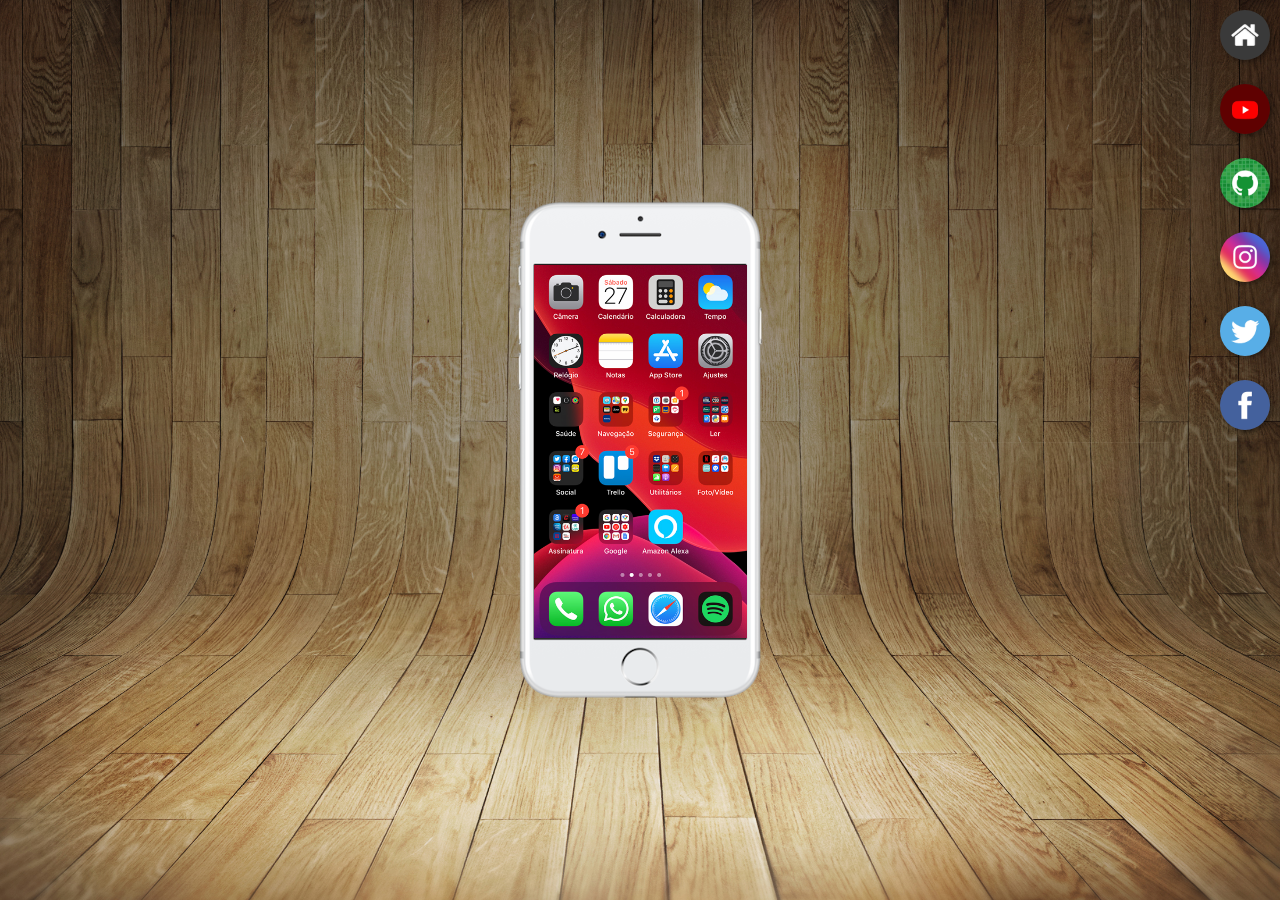
<file: index.html>
<!DOCTYPE html>
<html lang="pt-br">
<head>
    <meta charset="UTF-8">
    <meta http-equiv="X-UA-Compatible" content="IE=edge">
    <meta name="viewport" content="width=device-width, initial-scale=1.0">
    <link rel="shortcut icon" href="favicon.ico" type="image/x-icon">
    <link rel="stylesheet" href="estilos/style.css">
    <title>Projeto Redes Sociais</title>
</head>
<body>
   <main>
    <section id="telefone">
        <iframe src="home.html" name="tela" id="tela" frameborder="0">
                Seu navegador não é compativel com isso
        </iframe>
    </section>
    <section id="redes-sociais">
        <a href="home.html" target="tela"> <img src="imagens/logo-home.jpg" alt="home"></a> <br>
        <a href="youtube.html" target="tela"> <img src="imagens/logo-youtube.jpg" alt="youtube"></a> <br>
        <a href="github.html" target="tela"> <img src="imagens/logo-github.jpg" alt="github"></a> <br>
        <a href="instagram.html" target="tela"> <img src="imagens/logo-instagram.jpg" alt="instagram"></a> <br>
        <a href="twitter.html" target="tela"> <img src="imagens/logo-twitter.jpg" alt="twitter"></a> <br>
        <a href="facebook.html" target="tela"> <img src="imagens/logo-facebook.jpg" alt="facebook"></a>
    </section>
   </main>
</body>
</html>
</file>
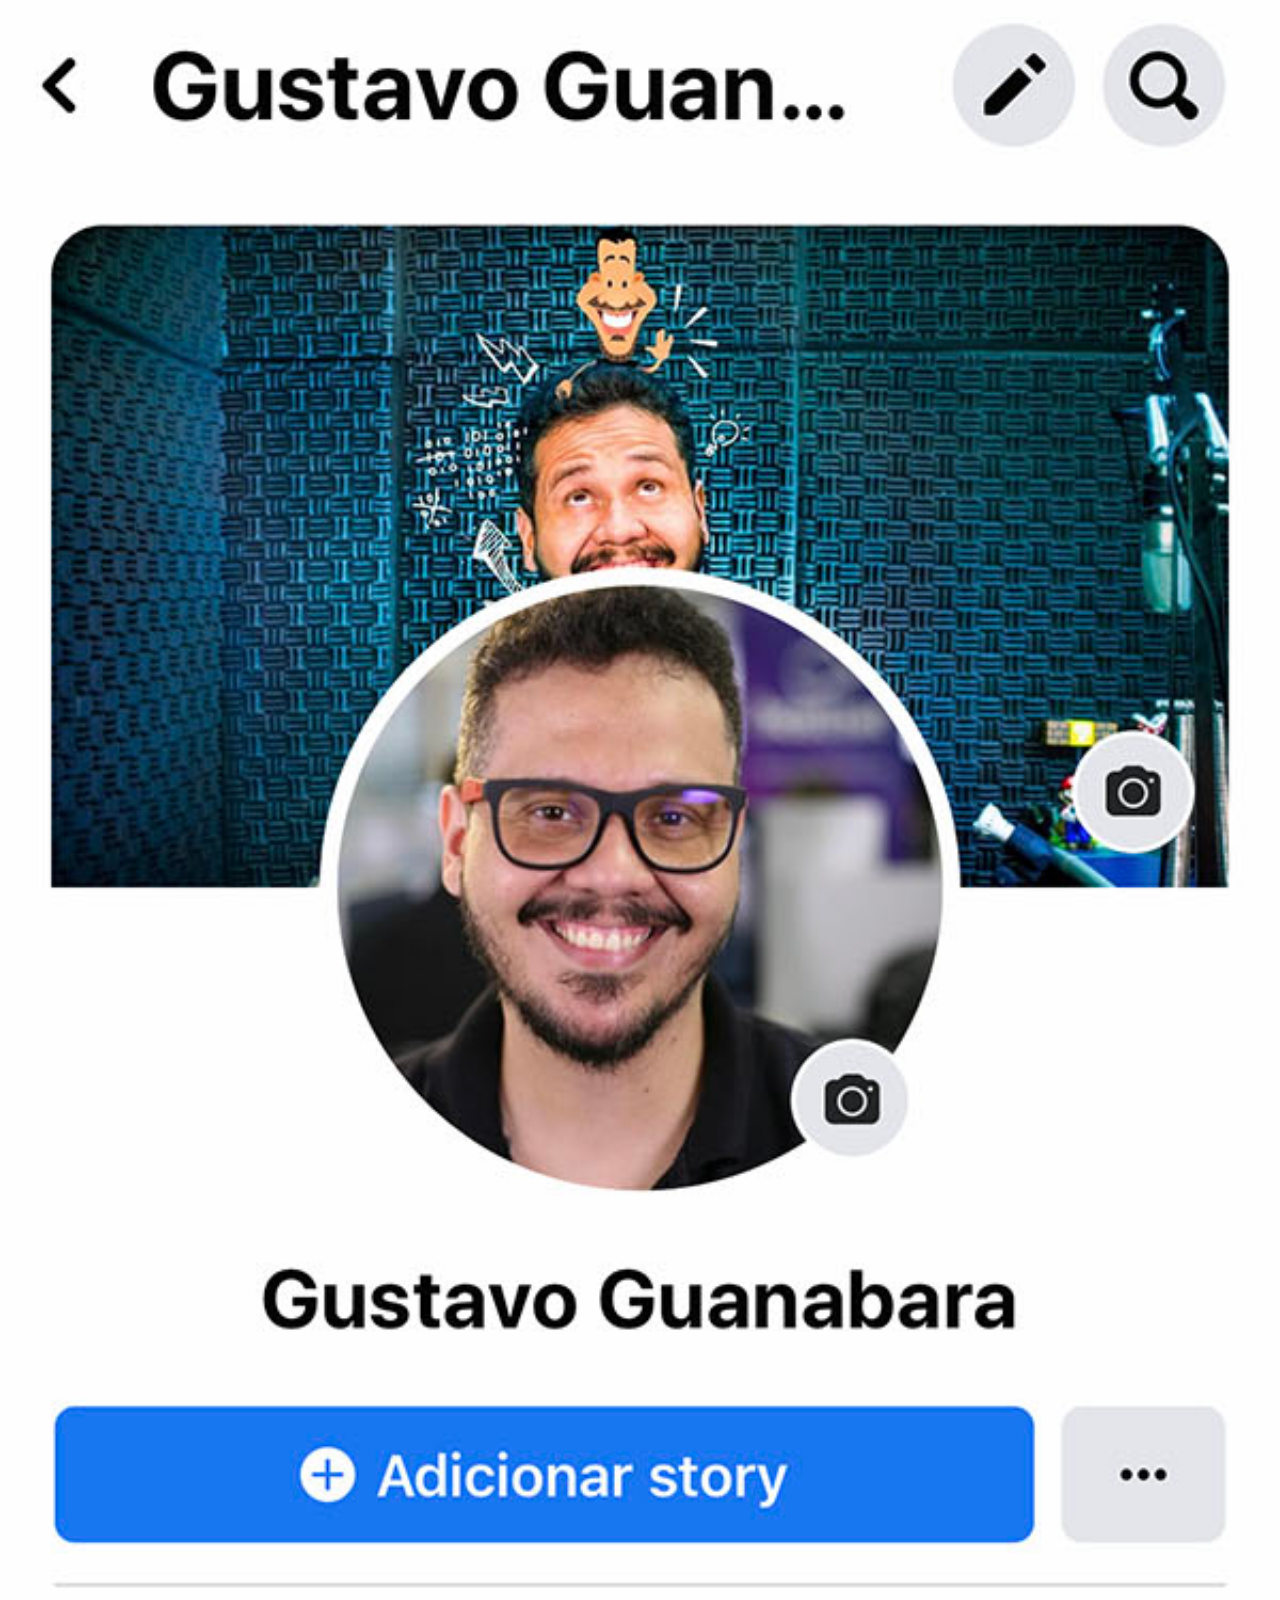
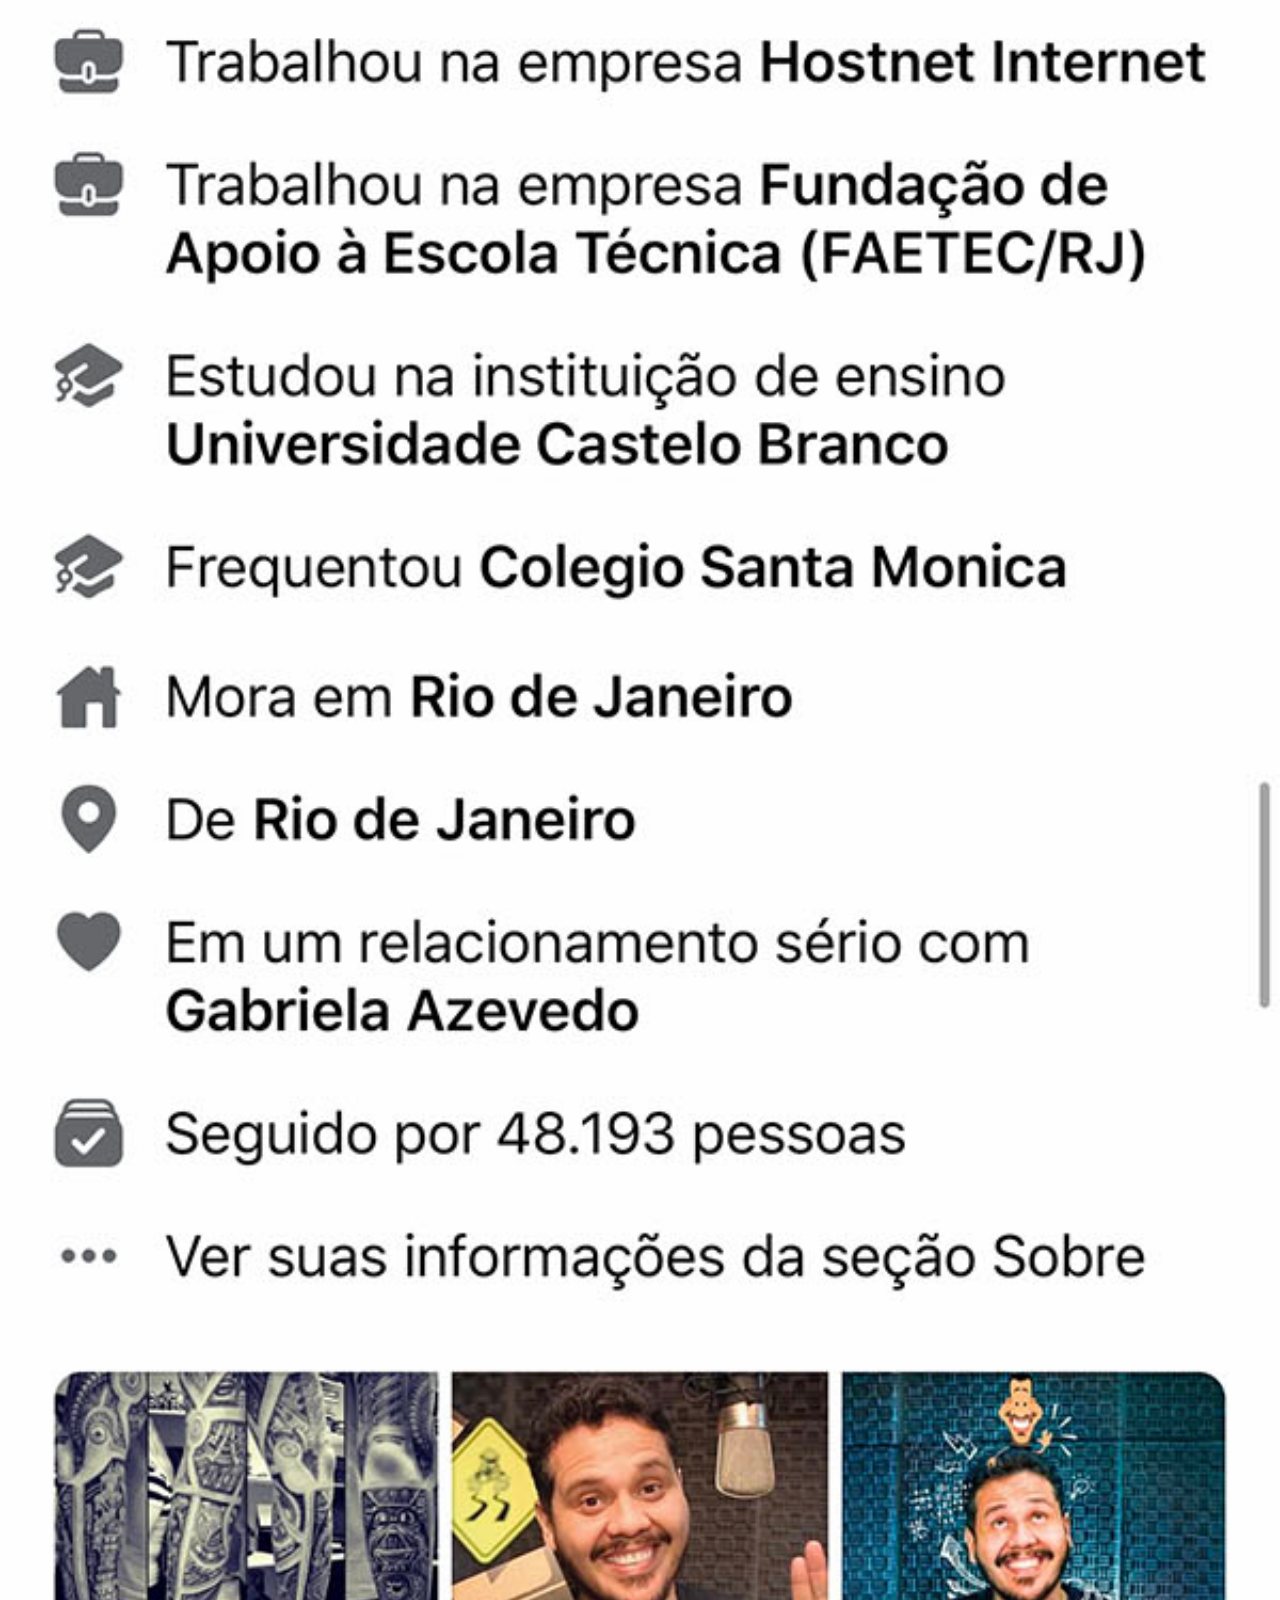
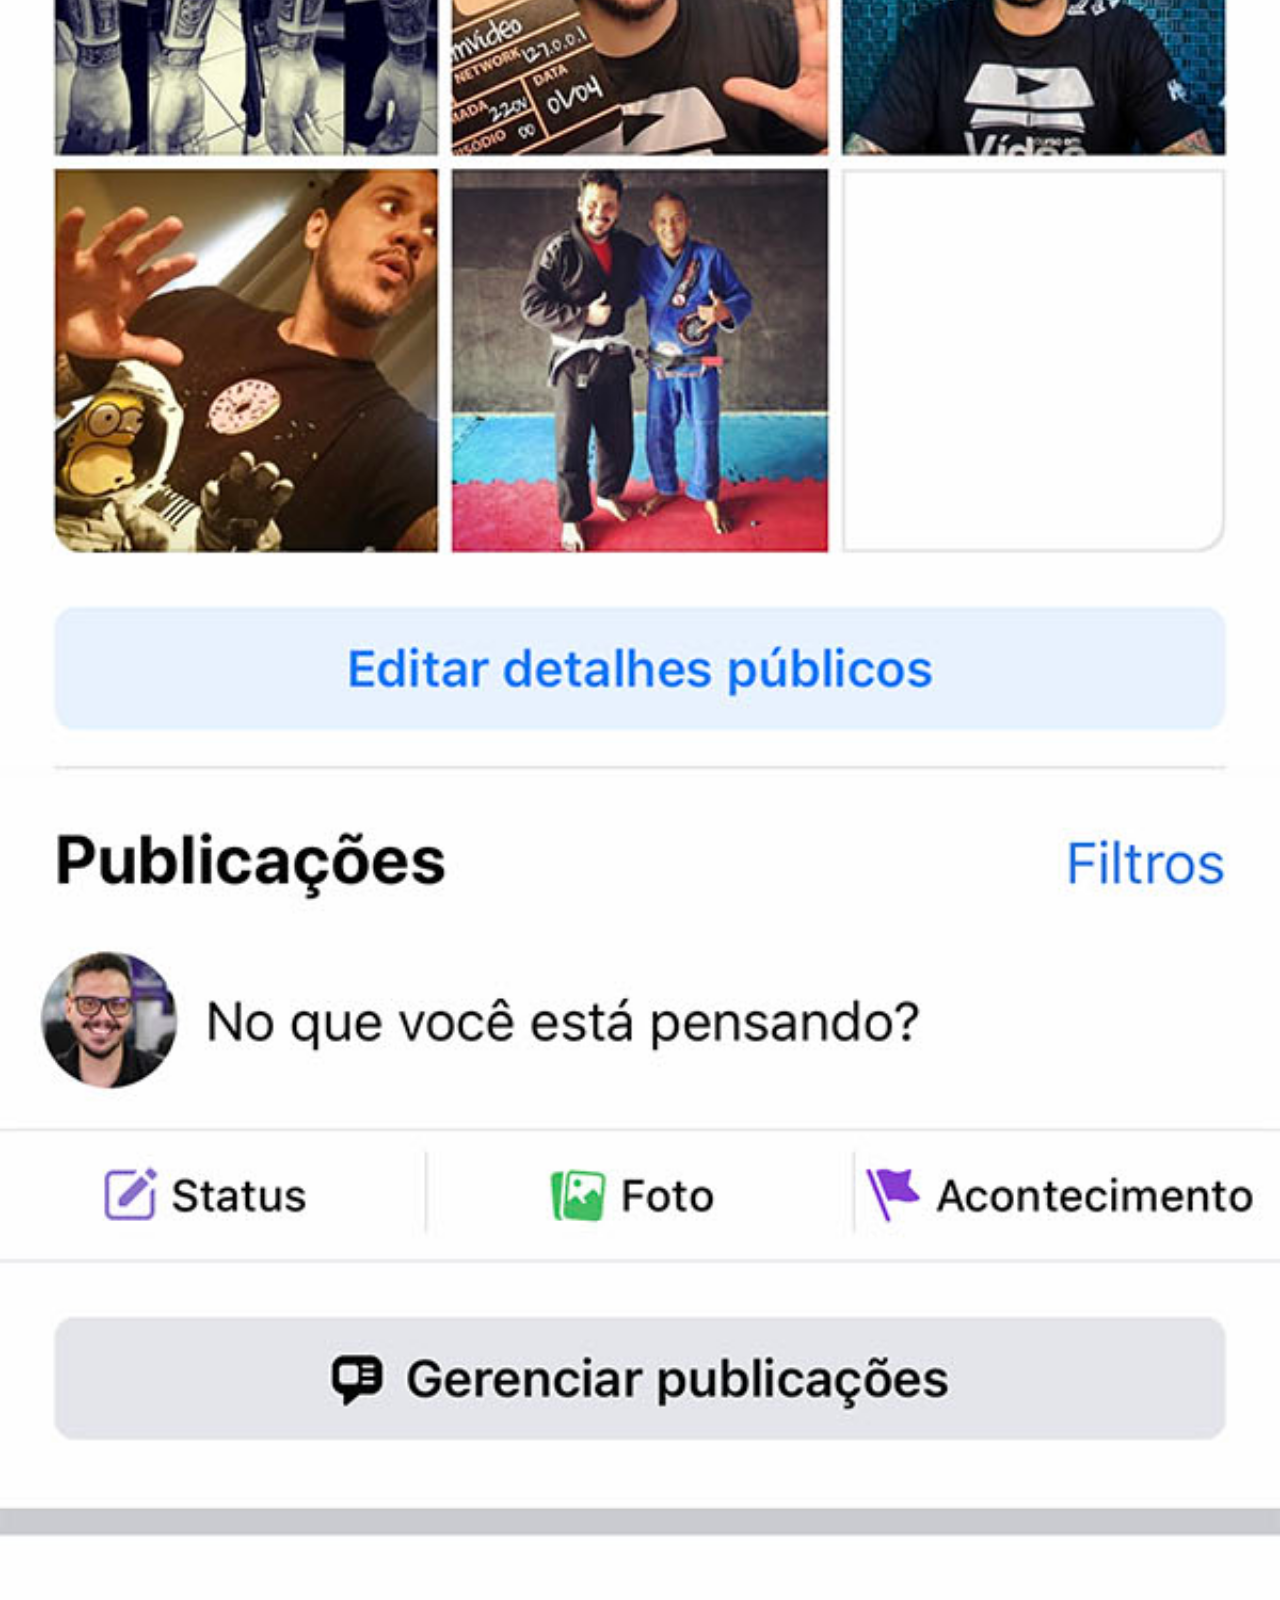
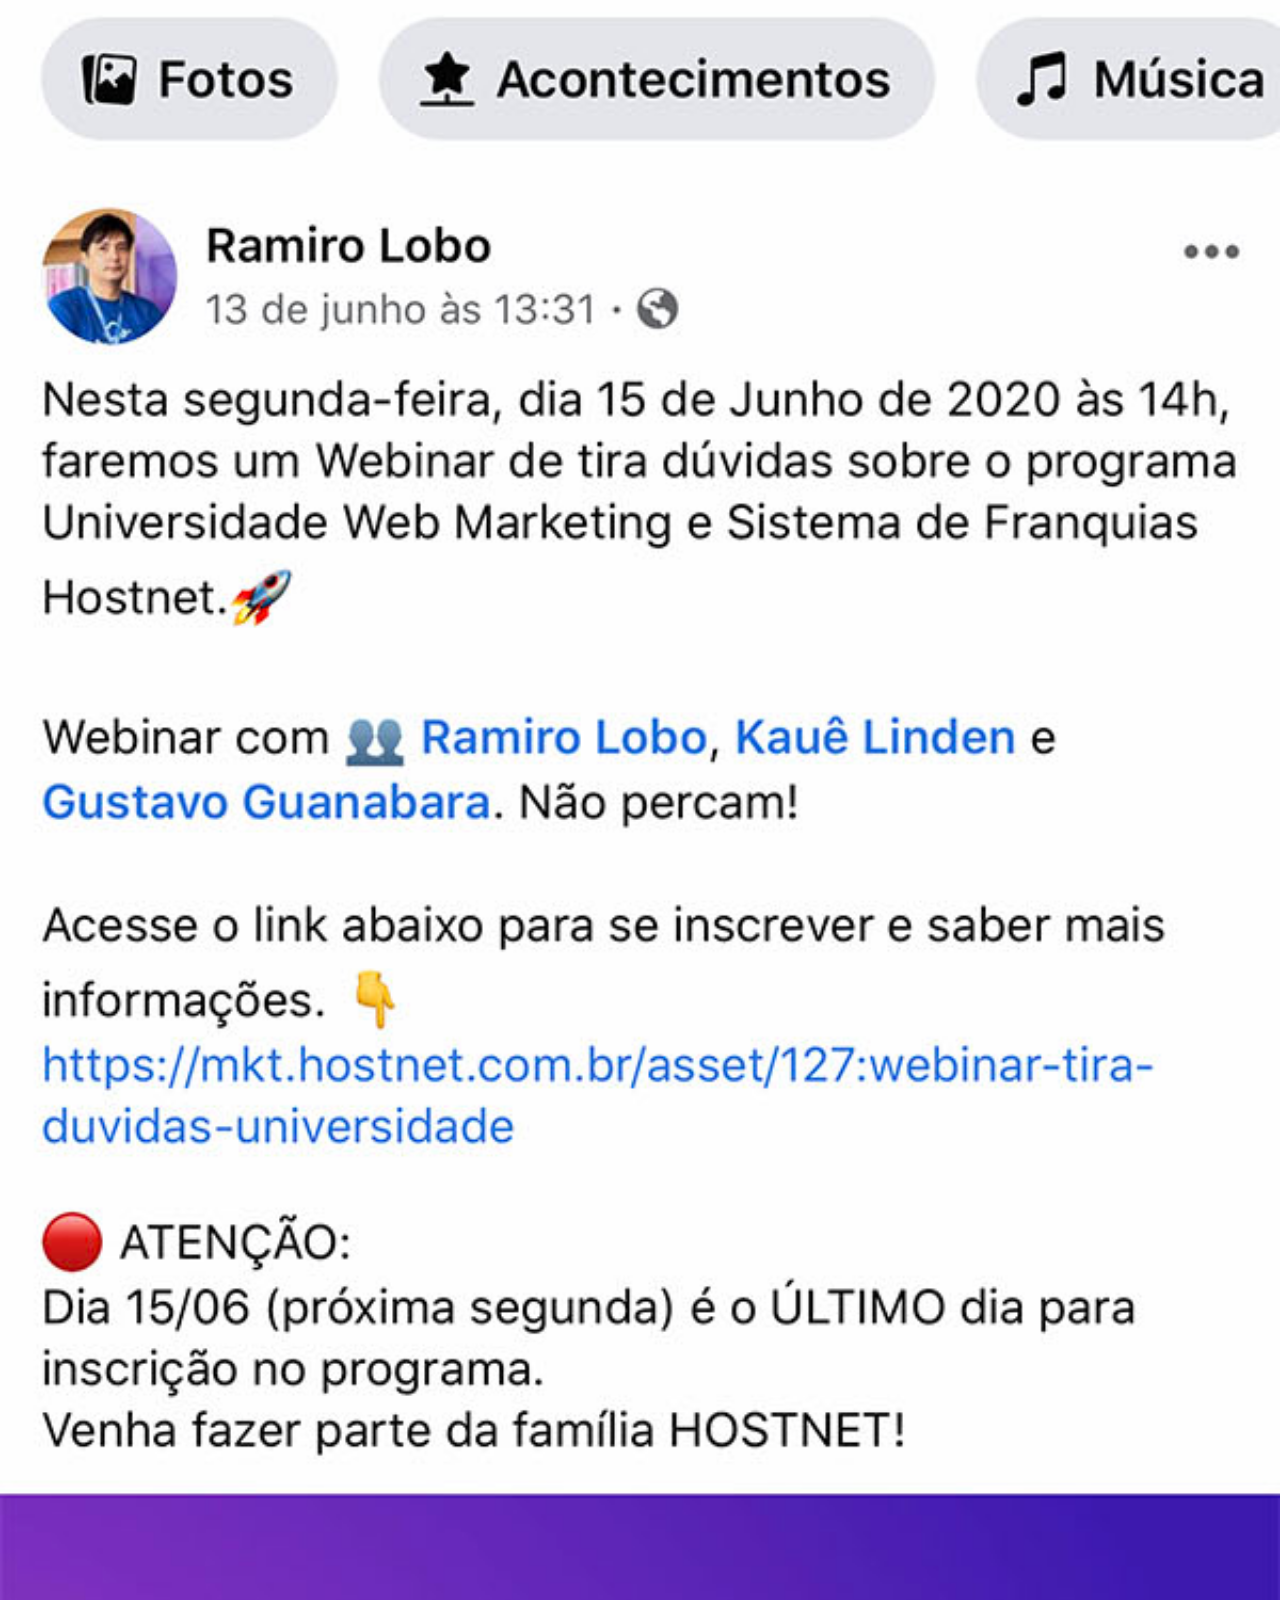
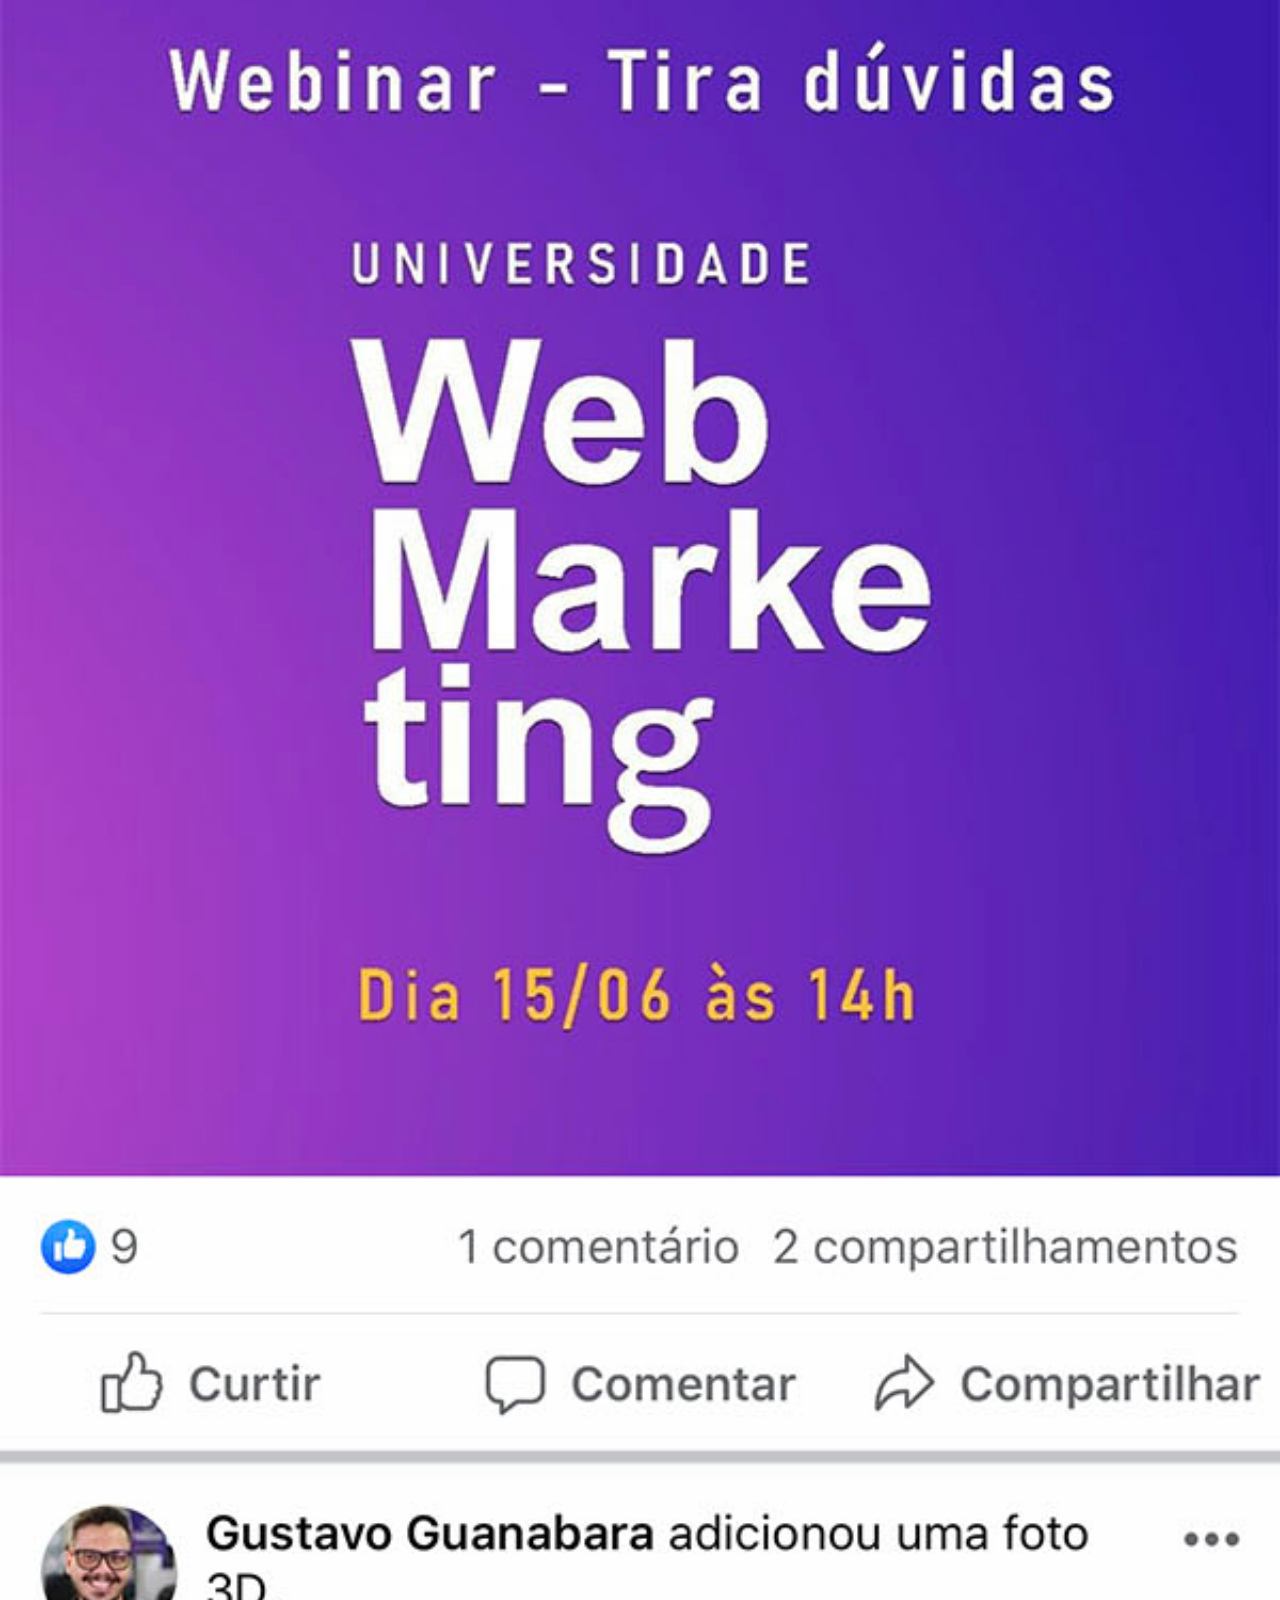
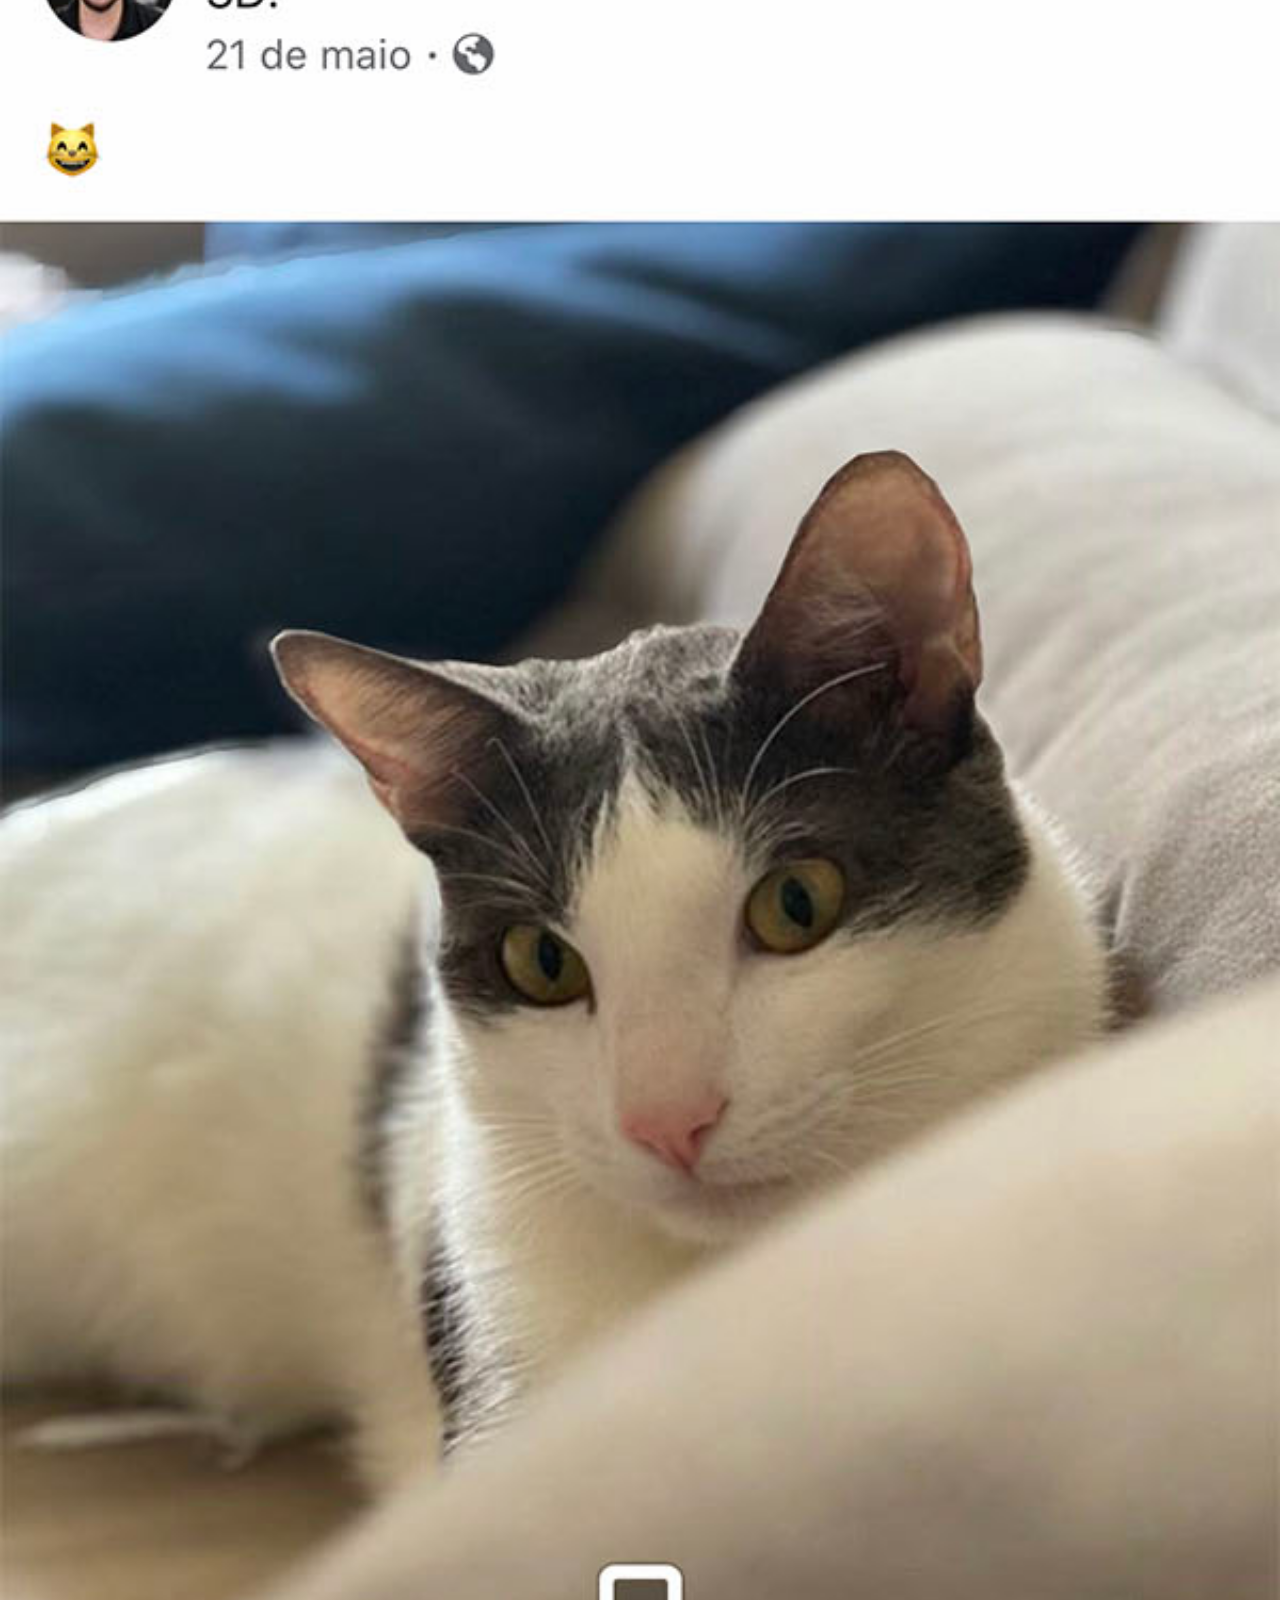
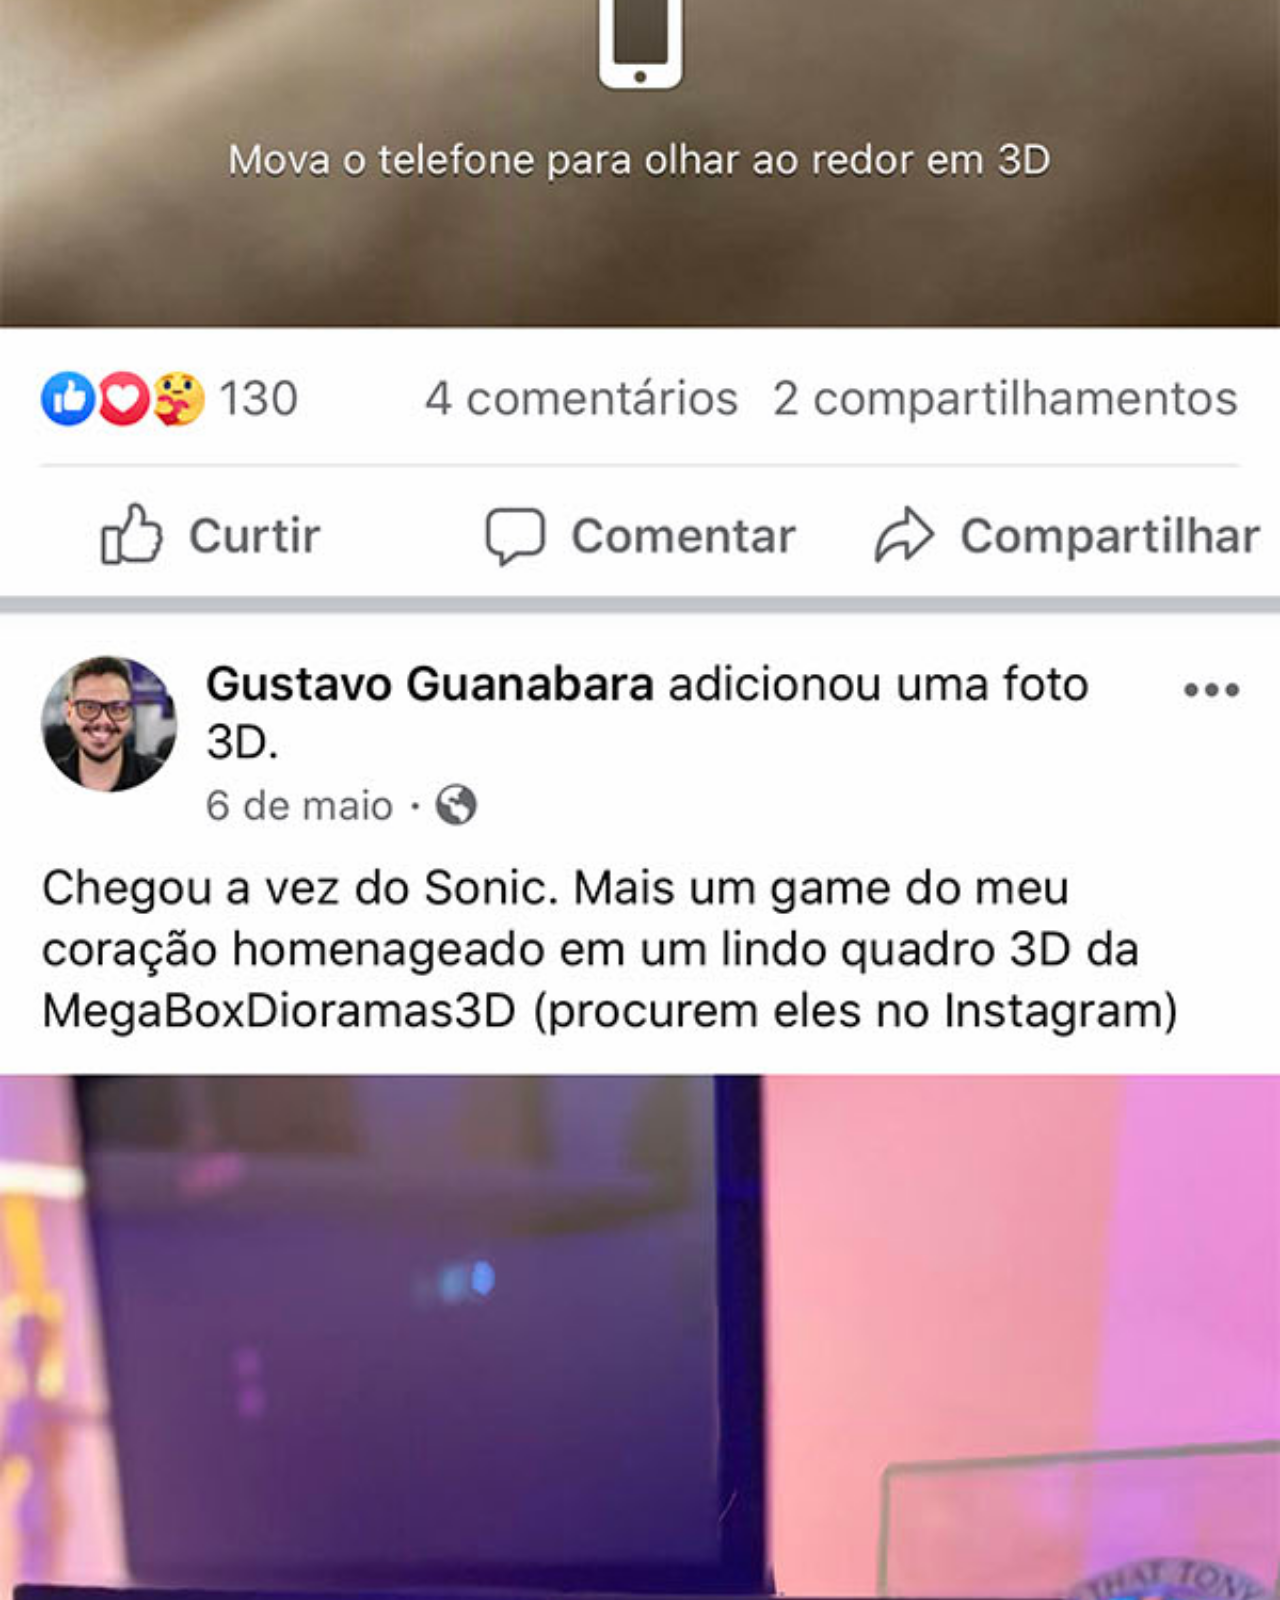
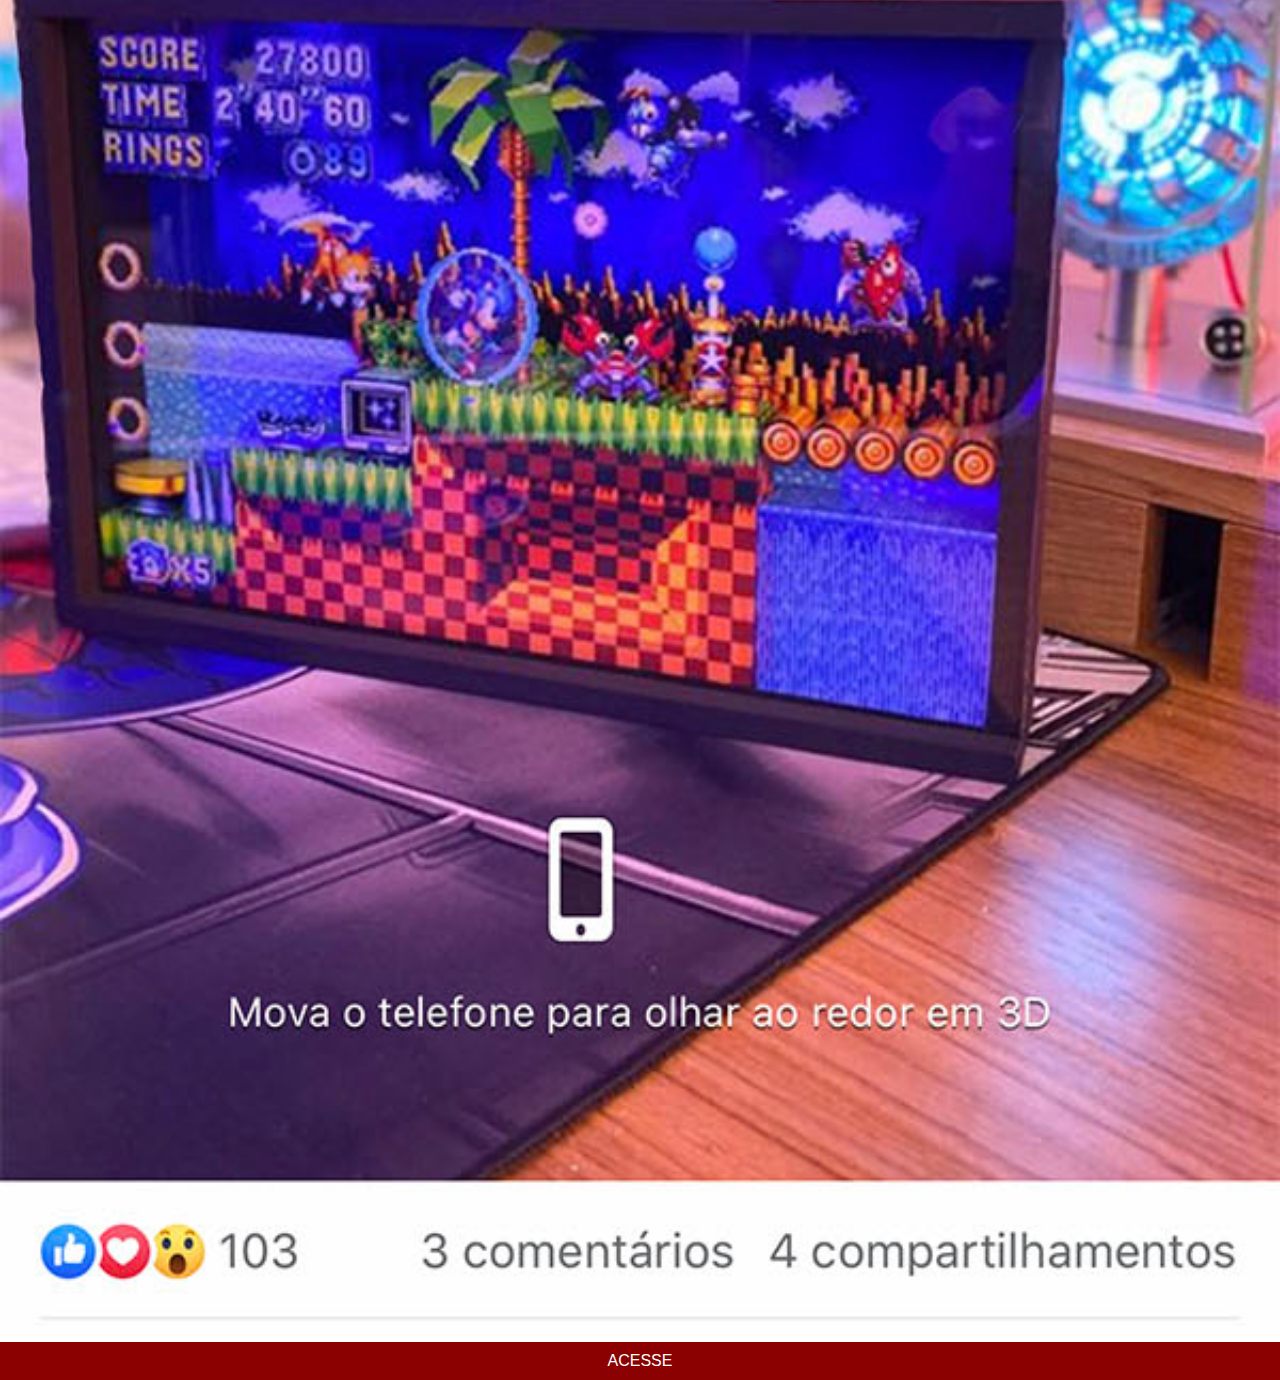
<file: facebook.html>
<!DOCTYPE html>
<html lang="pt-br">
<head>
    <meta charset="UTF-8">
    <meta http-equiv="X-UA-Compatible" content="IE=edge">
    <meta name="viewport" content="width=device-width, initial-scale=1.0">
    <title>Facebook</title>
    <link rel="stylesheet" href="estilos/social.css">
</head>
<body>
    <img src="imagens/tela-facebook.jpg" alt="Facebook">
    <a href="https://www.facebook.com/gustavoguanabara" target="_blank">ACESSE</a>
</body>
</html>
</file>
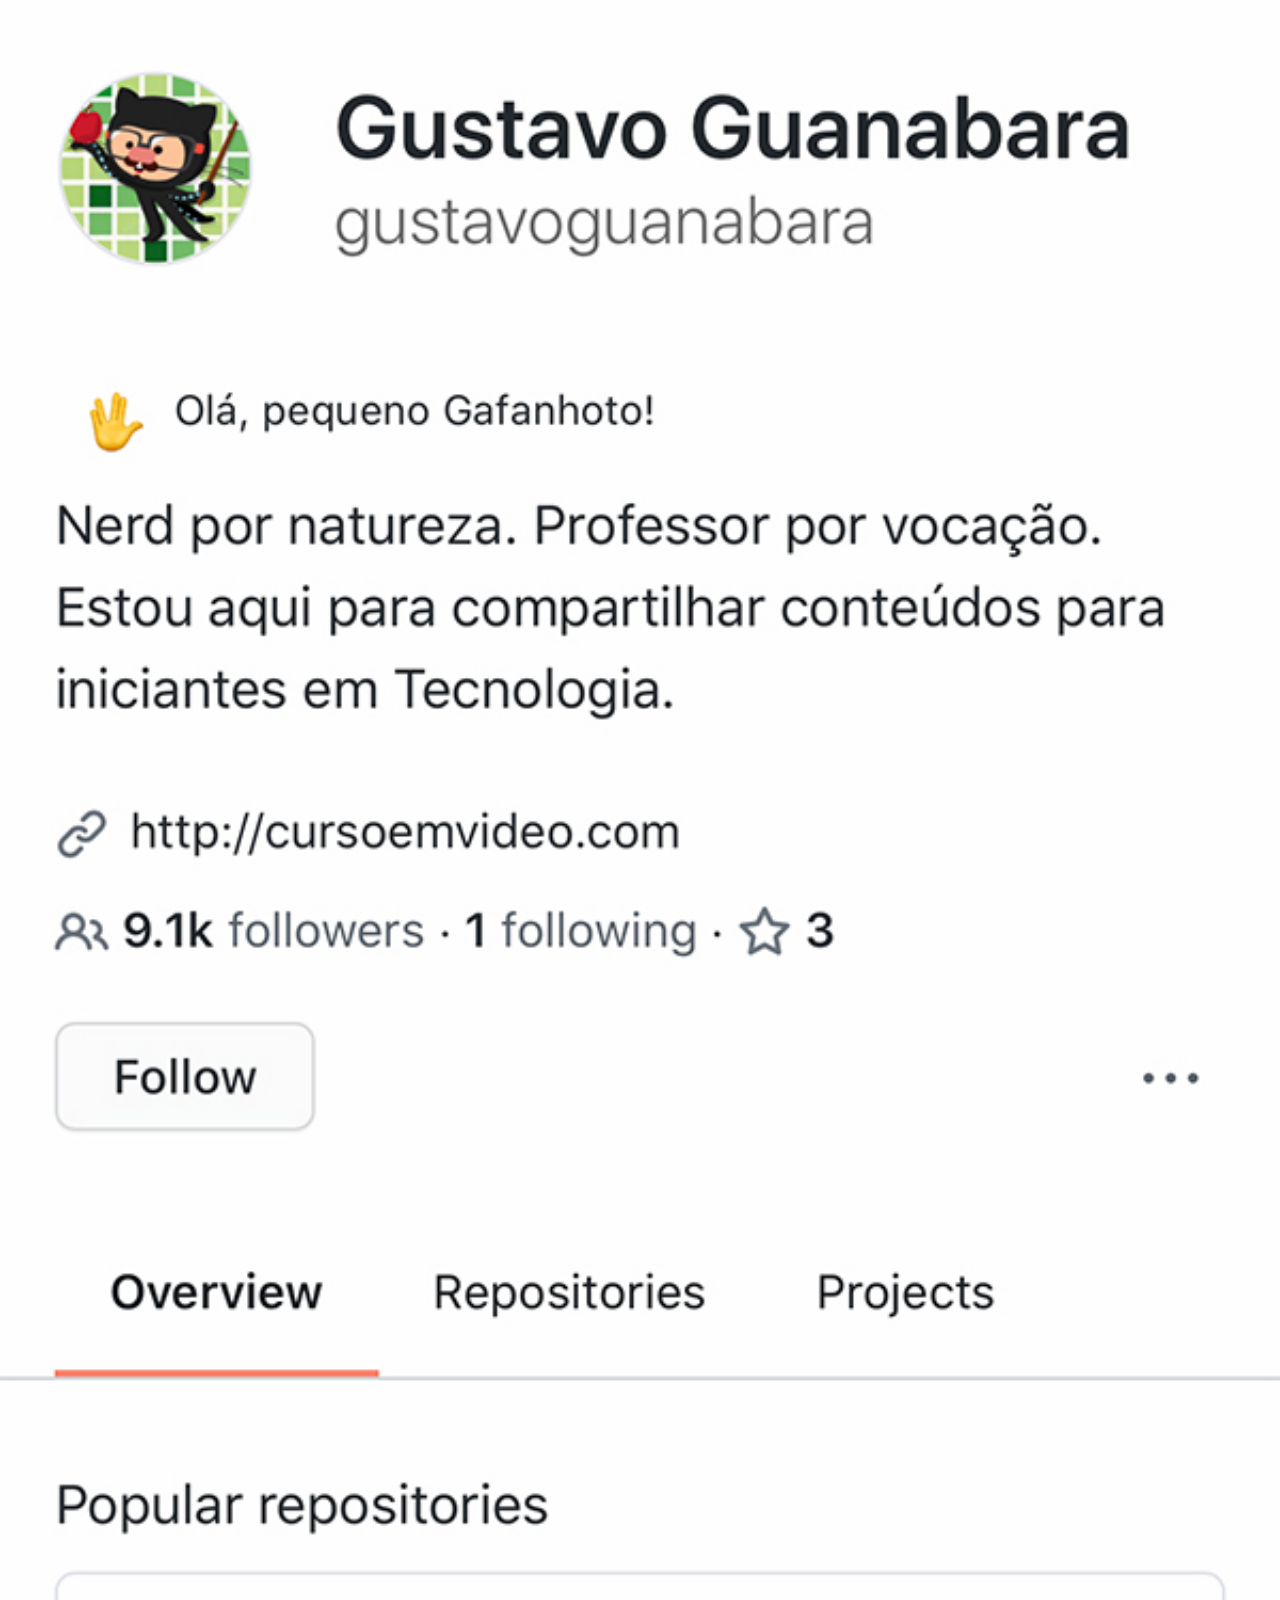
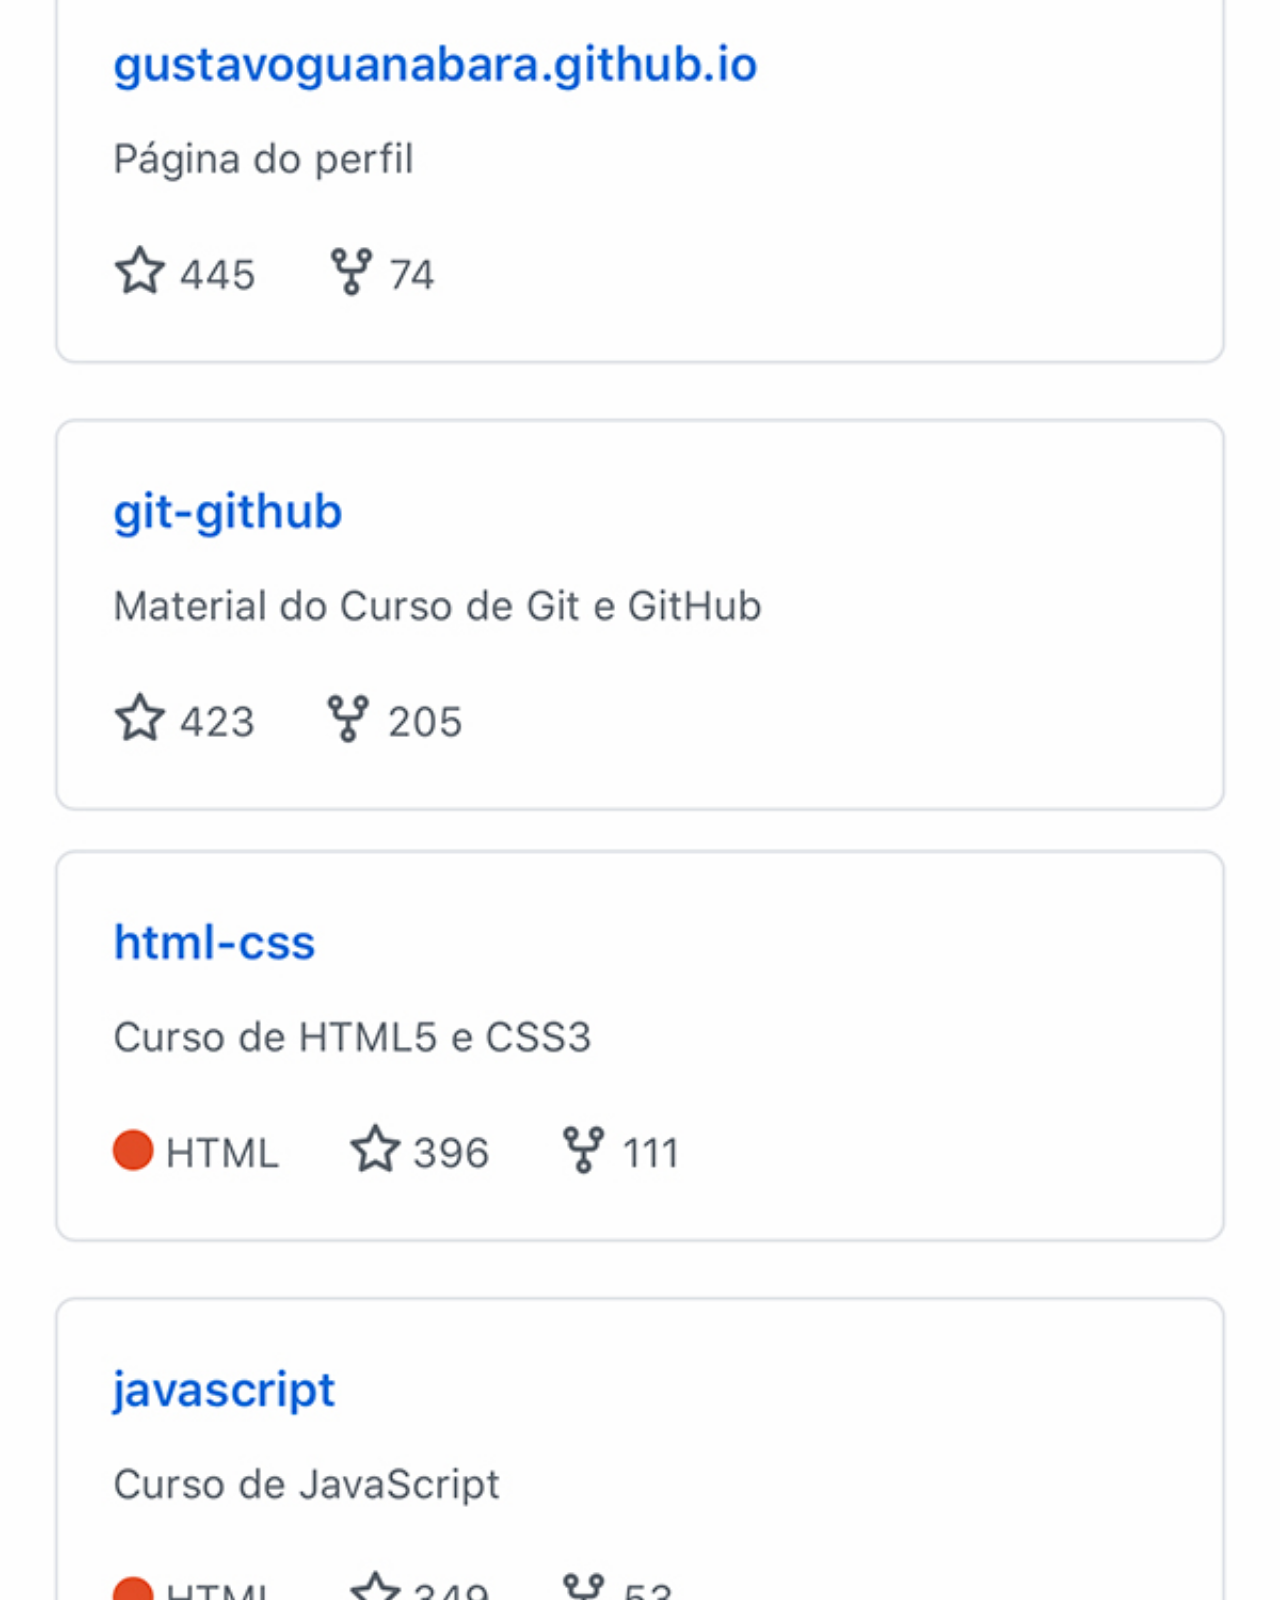
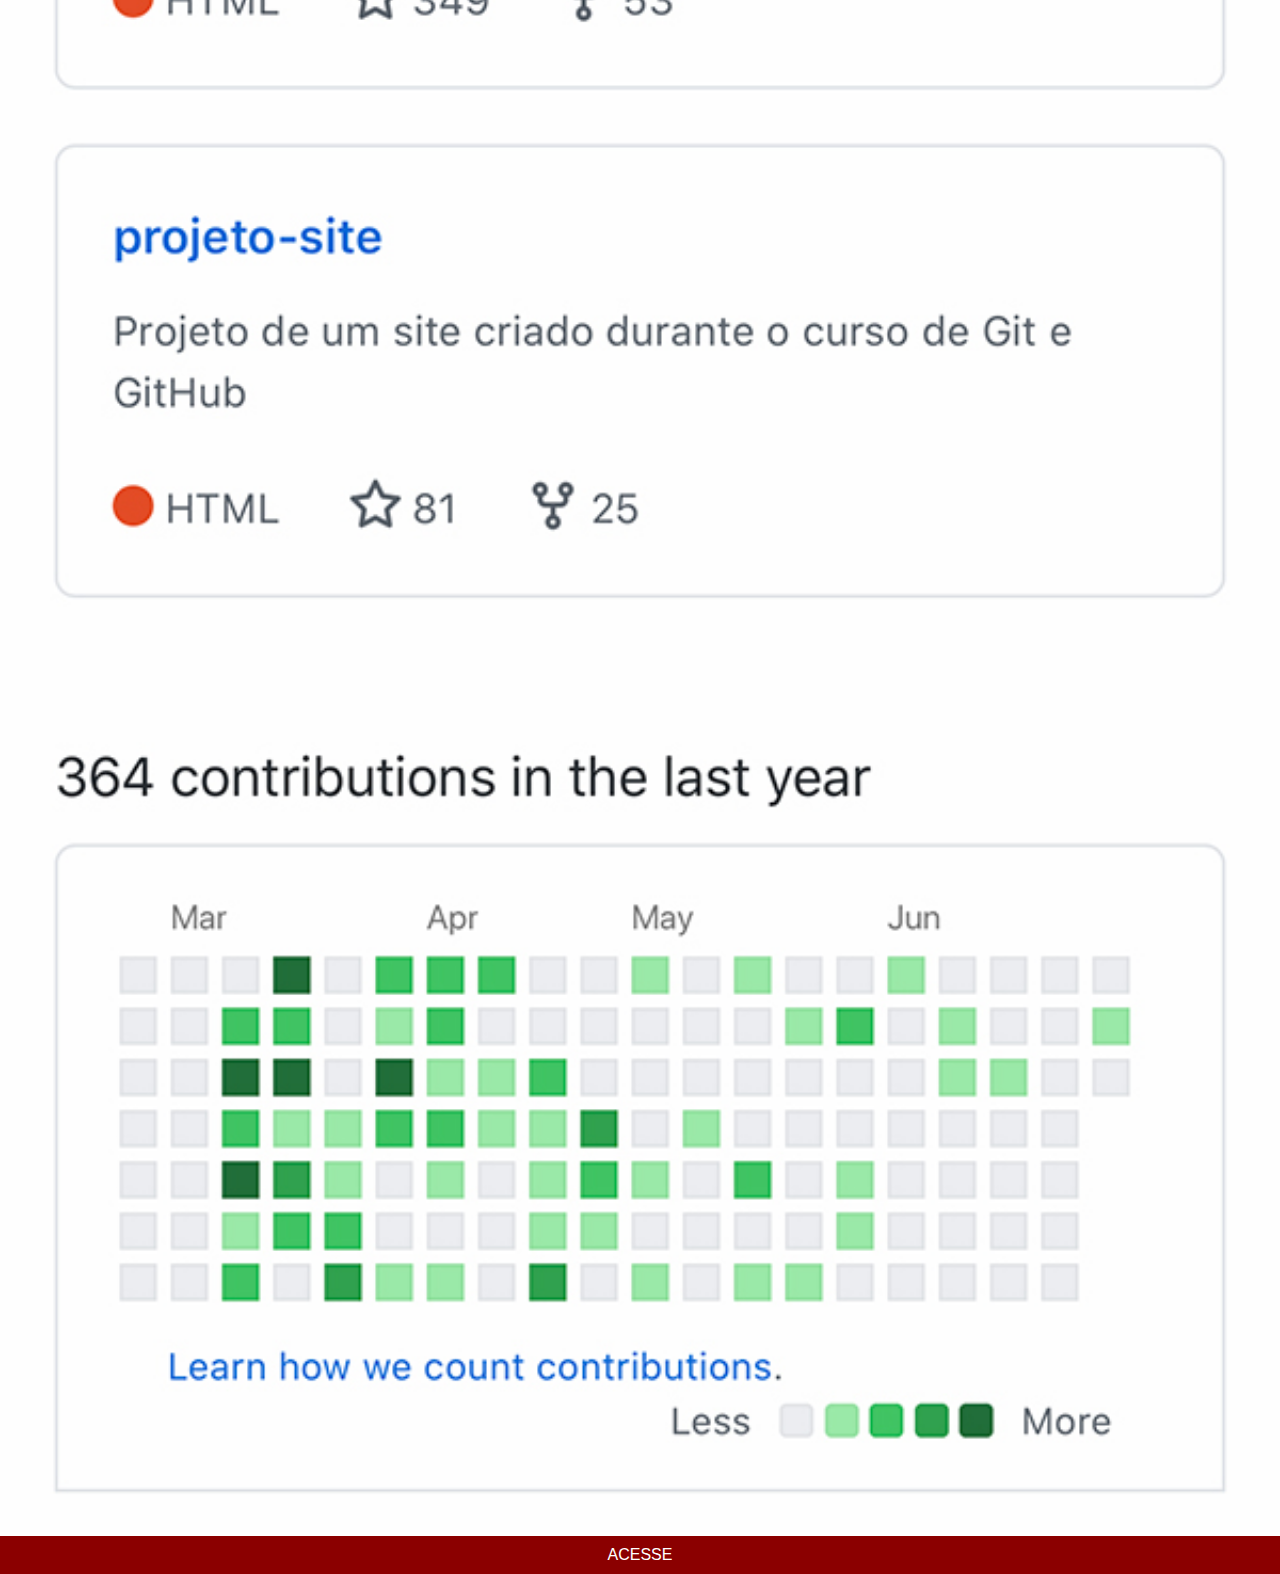
<file: github.html>
<!DOCTYPE html>
<html lang="pt-br">
<head>
    <meta charset="UTF-8">
    <meta http-equiv="X-UA-Compatible" content="IE=edge">
    <meta name="viewport" content="width=device-width, initial-scale=1.0">
    <title>Github</title>
    <link rel="stylesheet" href="estilos/social.css">
</head>
<body>
    <img src="imagens/tela-github.jpg" alt="Github">
    <a href="https://github.com/gustavoguanabara" target="_blank">ACESSE</a>
</body>
</html>
</file>
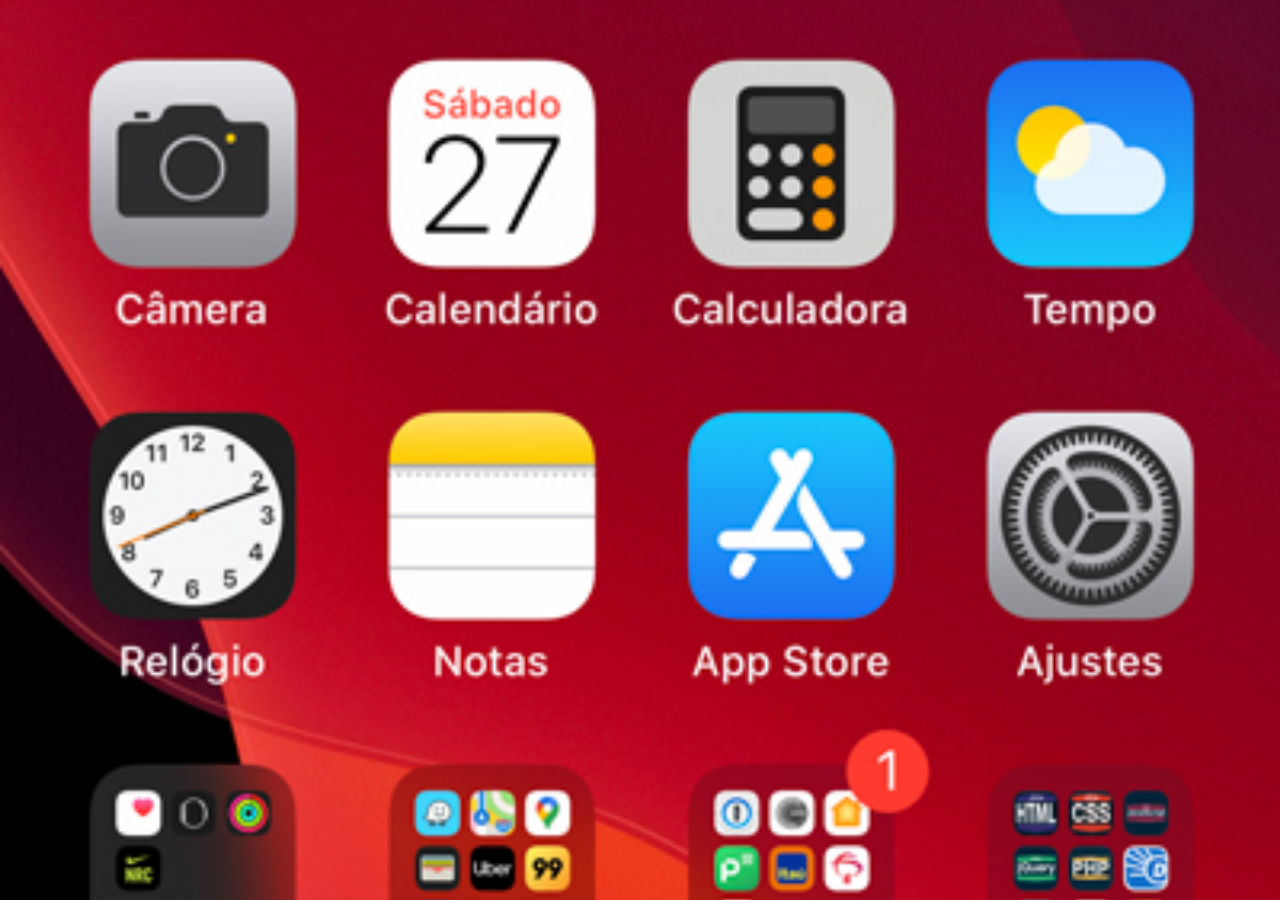
<file: home.html>
<!DOCTYPE html>
<html lang="pt-br">
<head>
    <meta charset="UTF-8">
    <meta http-equiv="X-UA-Compatible" content="IE=edge">
    <meta name="viewport" content="width=device-width, initial-scale=1.0">
    <title>Home</title>
</head>
<style>
    *{
        margin: 0px;
        padding: 0px;
    }

    body {
        width: 100vw;
        height: 100vh;
        background: url('imagens/tela-home.jpg') no-repeat top center;
        background-size: cover;
    }
</style>
<body>
    
</body>
</html>
</file>
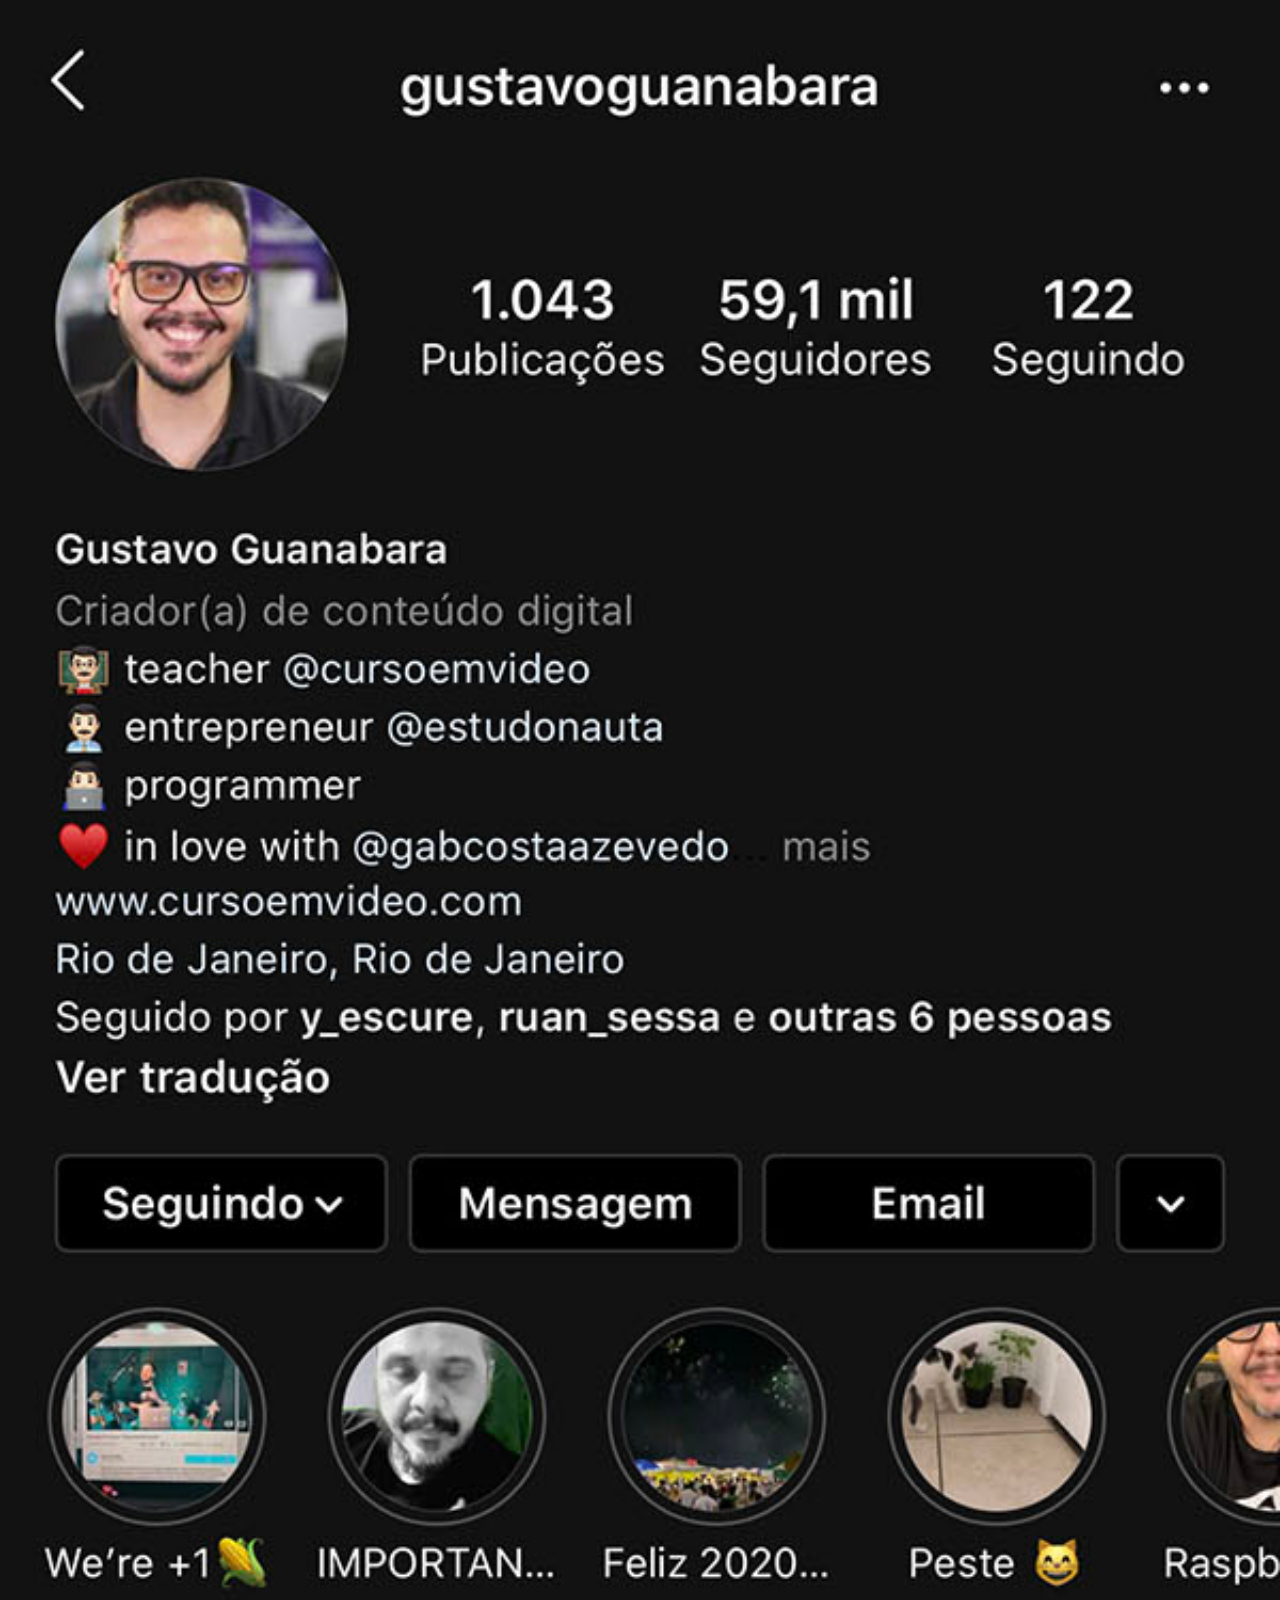
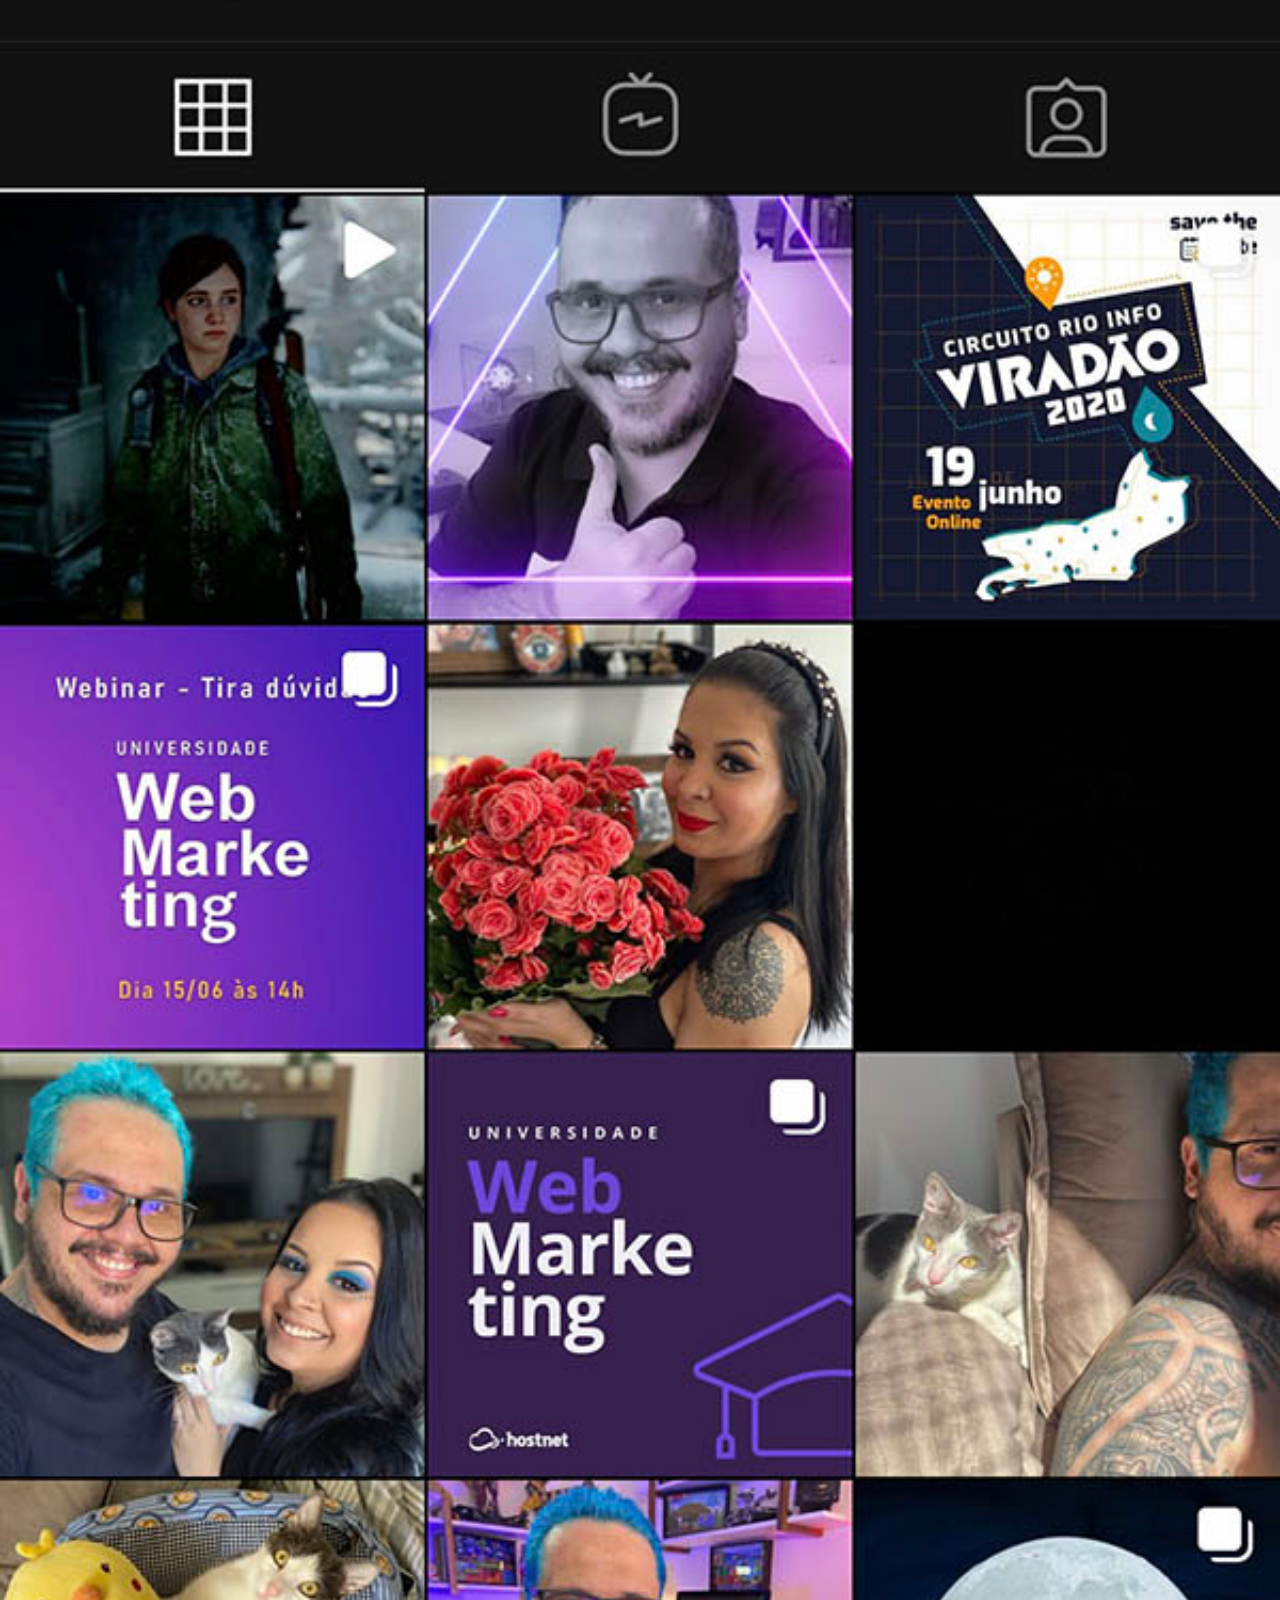
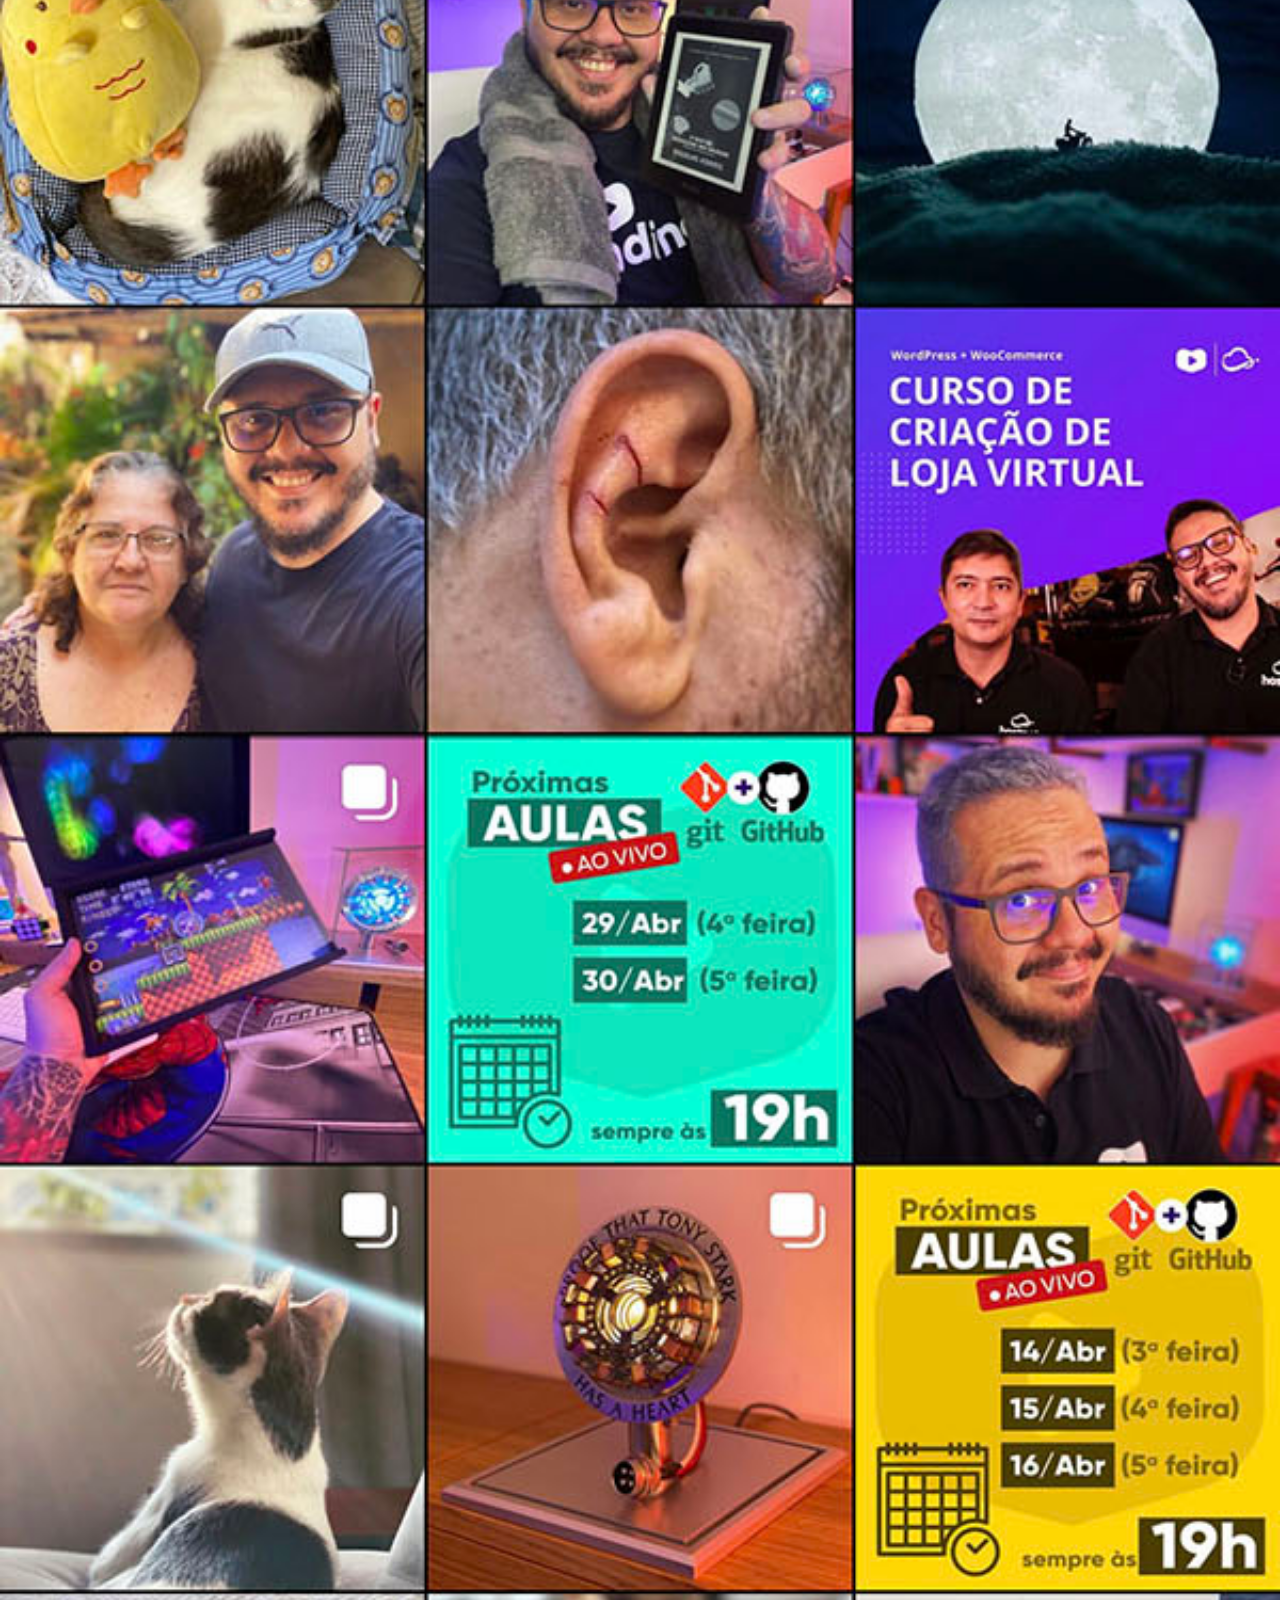
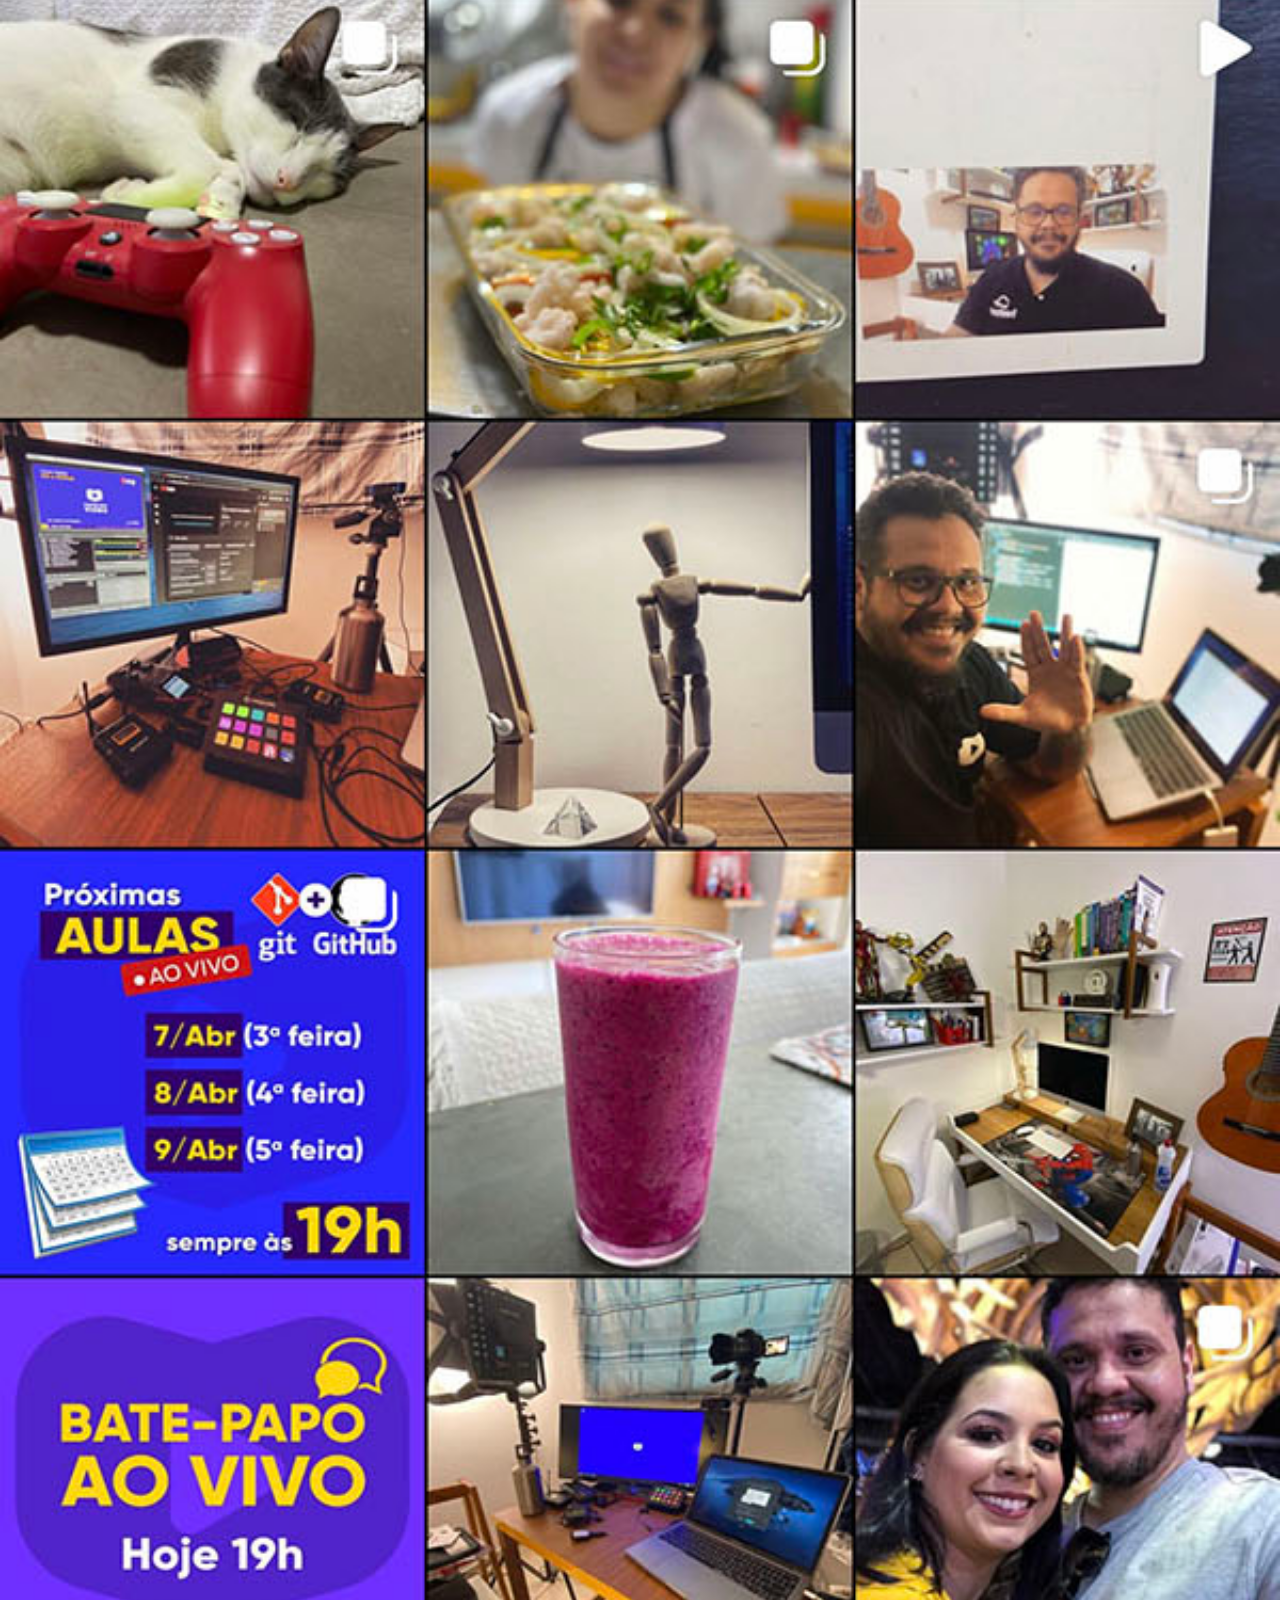
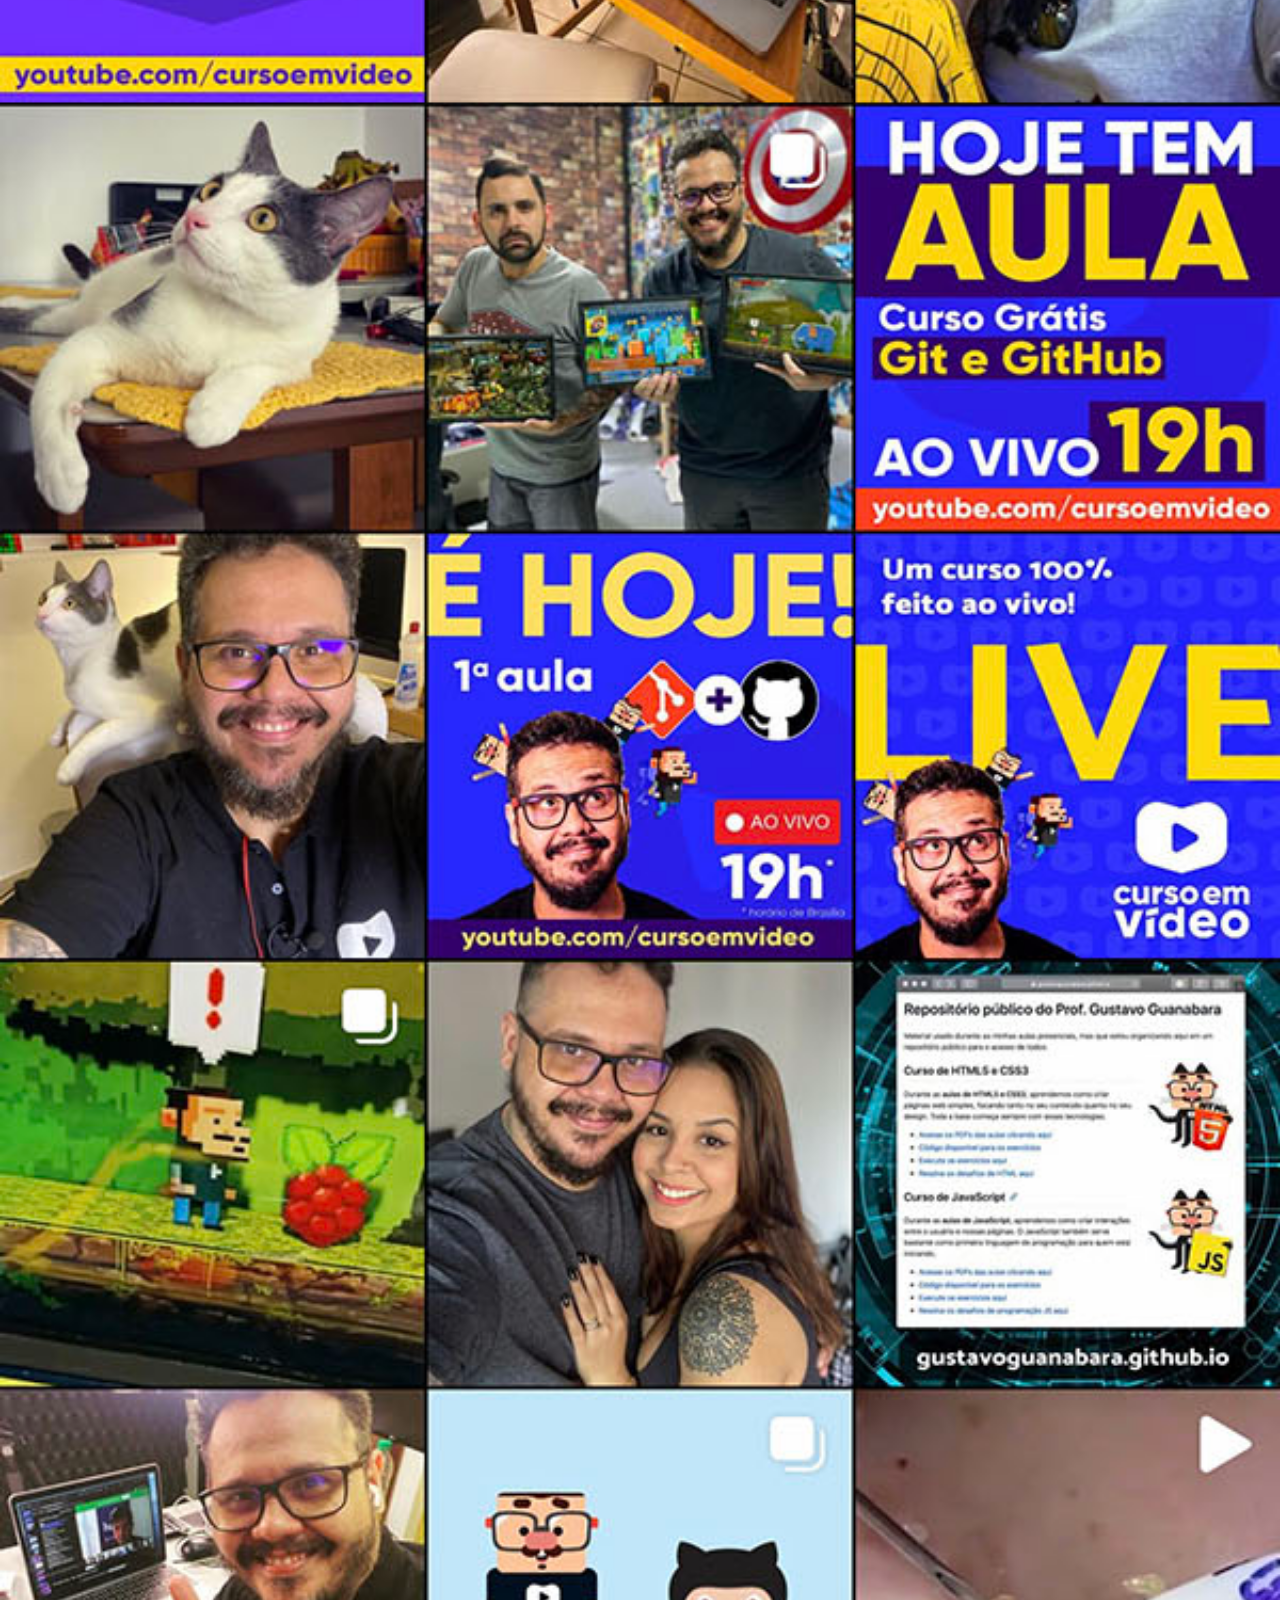
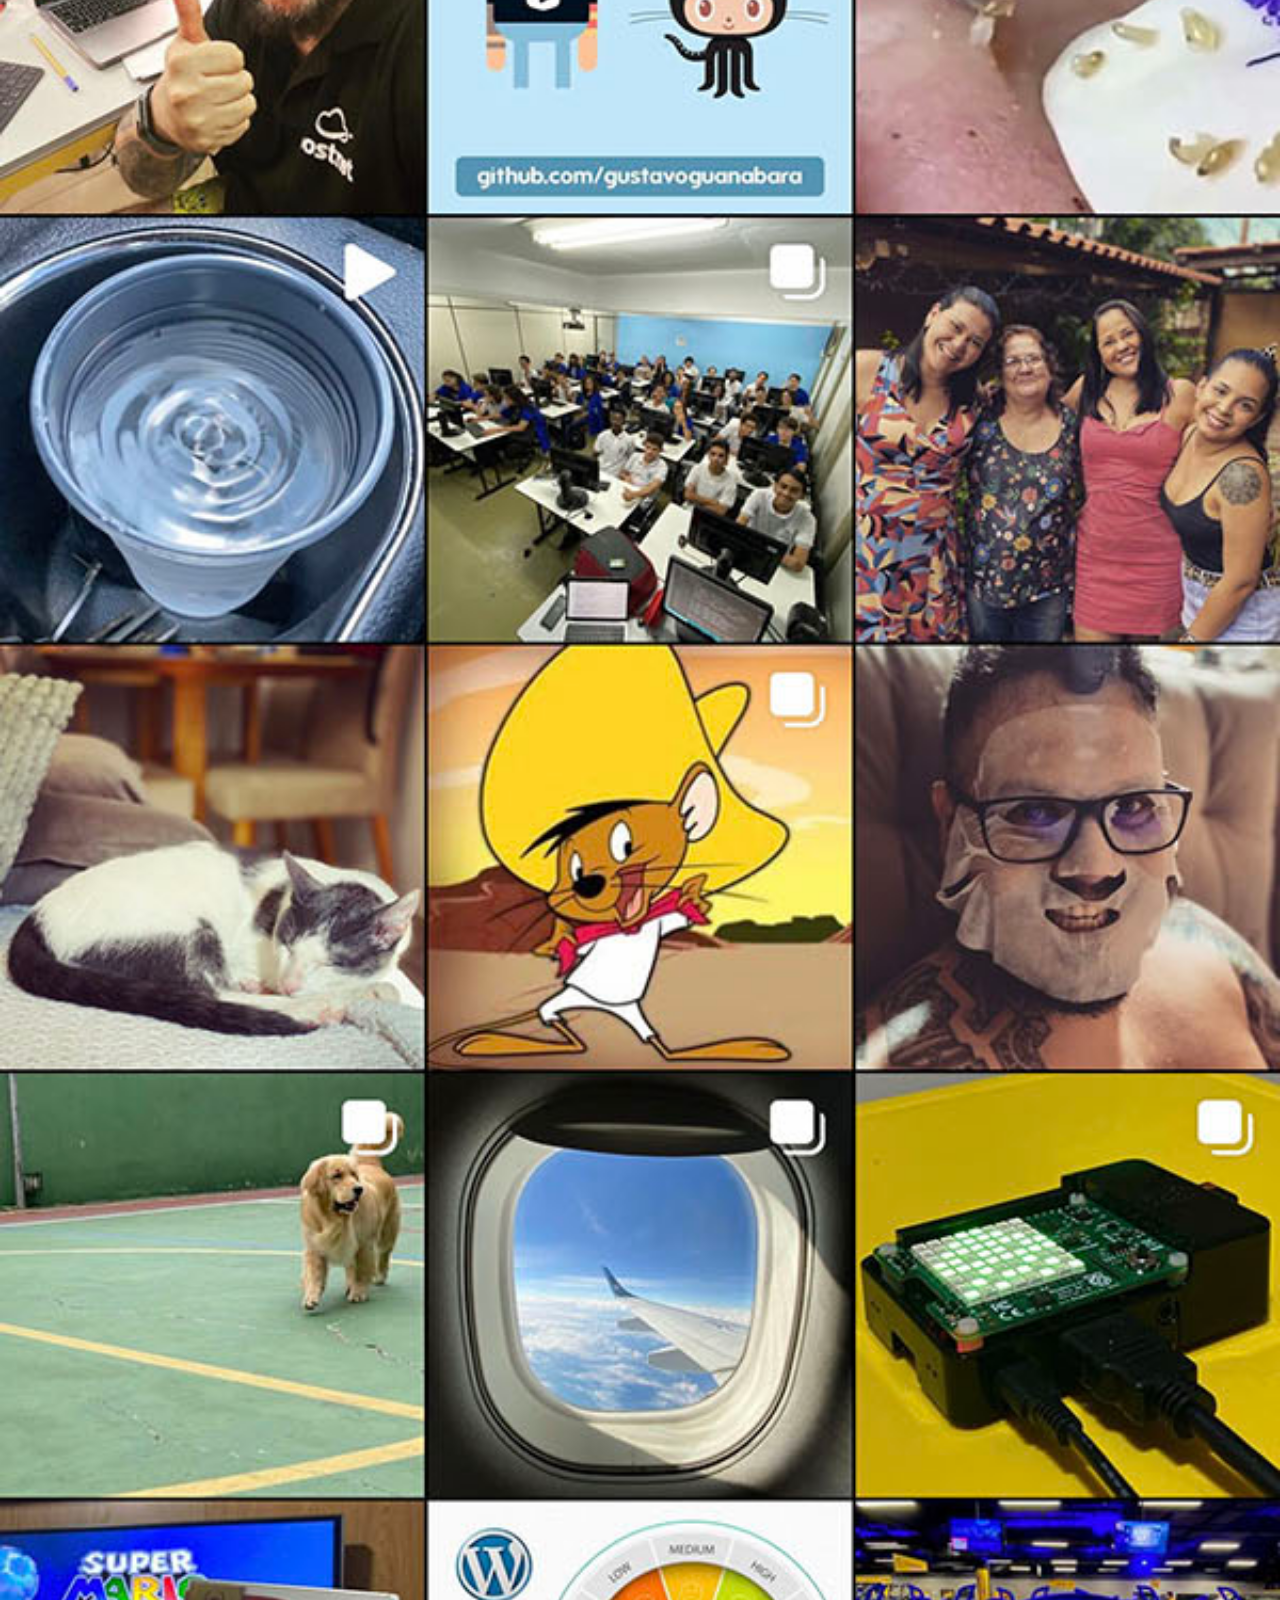
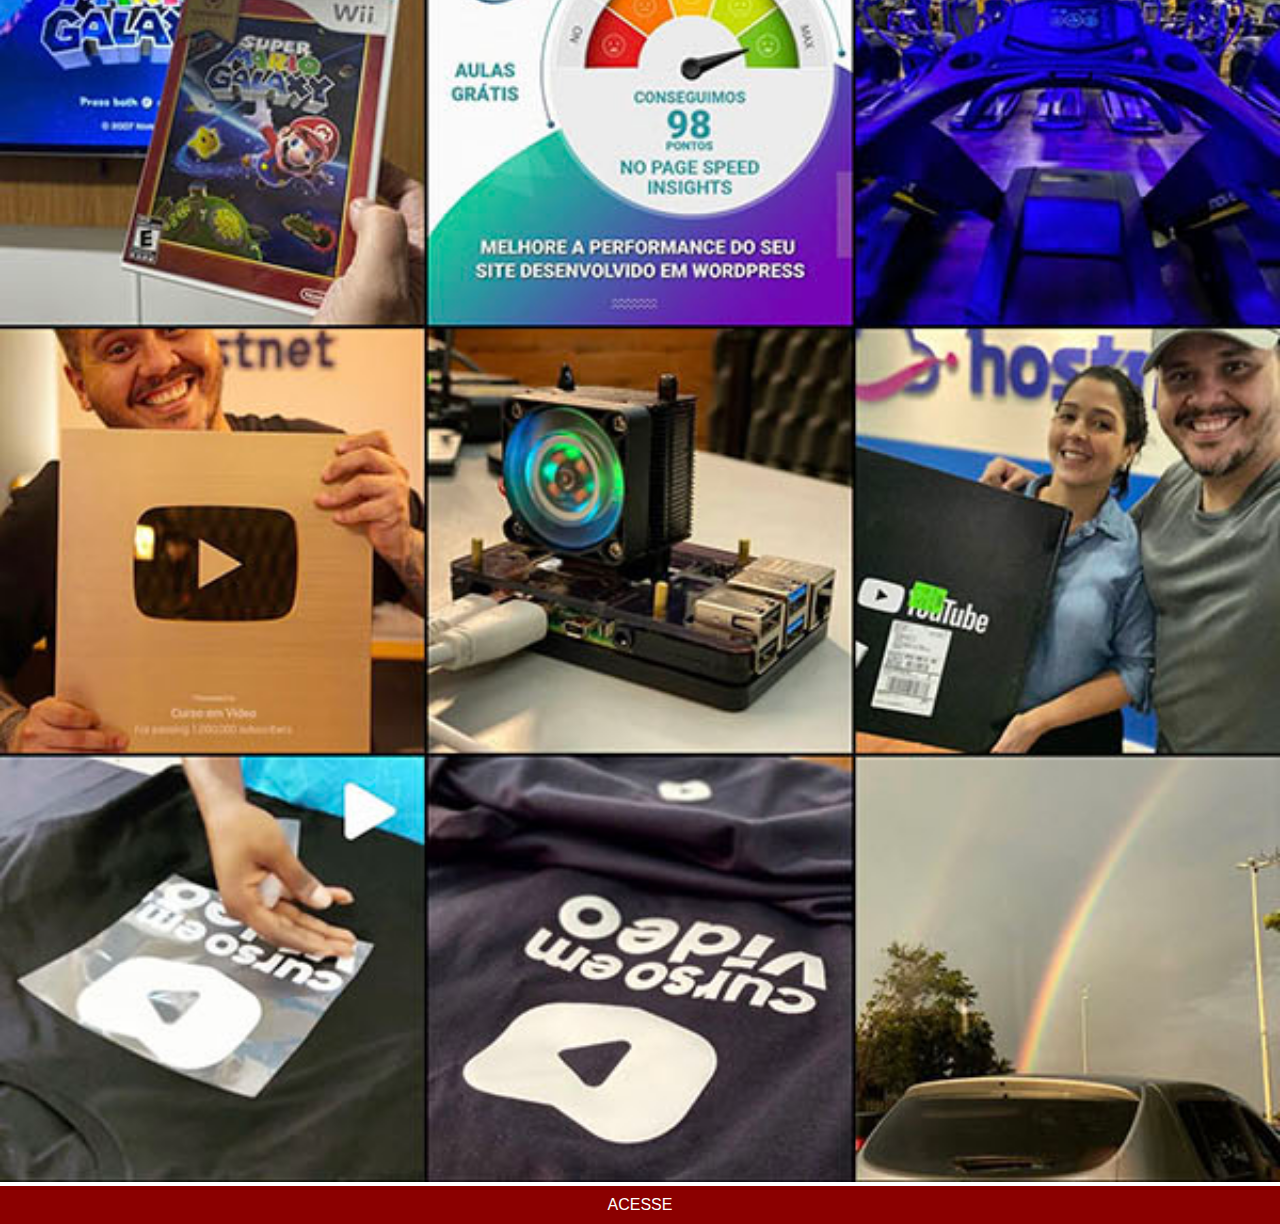
<file: instagram.html>
<!DOCTYPE html>
<html lang="pt-br">
<head>
    <meta charset="UTF-8">
    <meta http-equiv="X-UA-Compatible" content="IE=edge">
    <meta name="viewport" content="width=device-width, initial-scale=1.0">
    <title>Instagram</title>
    <link rel="stylesheet" href="estilos/social.css">
</head>
<body>
    <img src="imagens/tela-instagram.jpg" alt="Instagram">
    <a href="https://www.instagram.com/gustavoguanabara/" target="_blank">ACESSE</a>
</body>
</html>
</file>
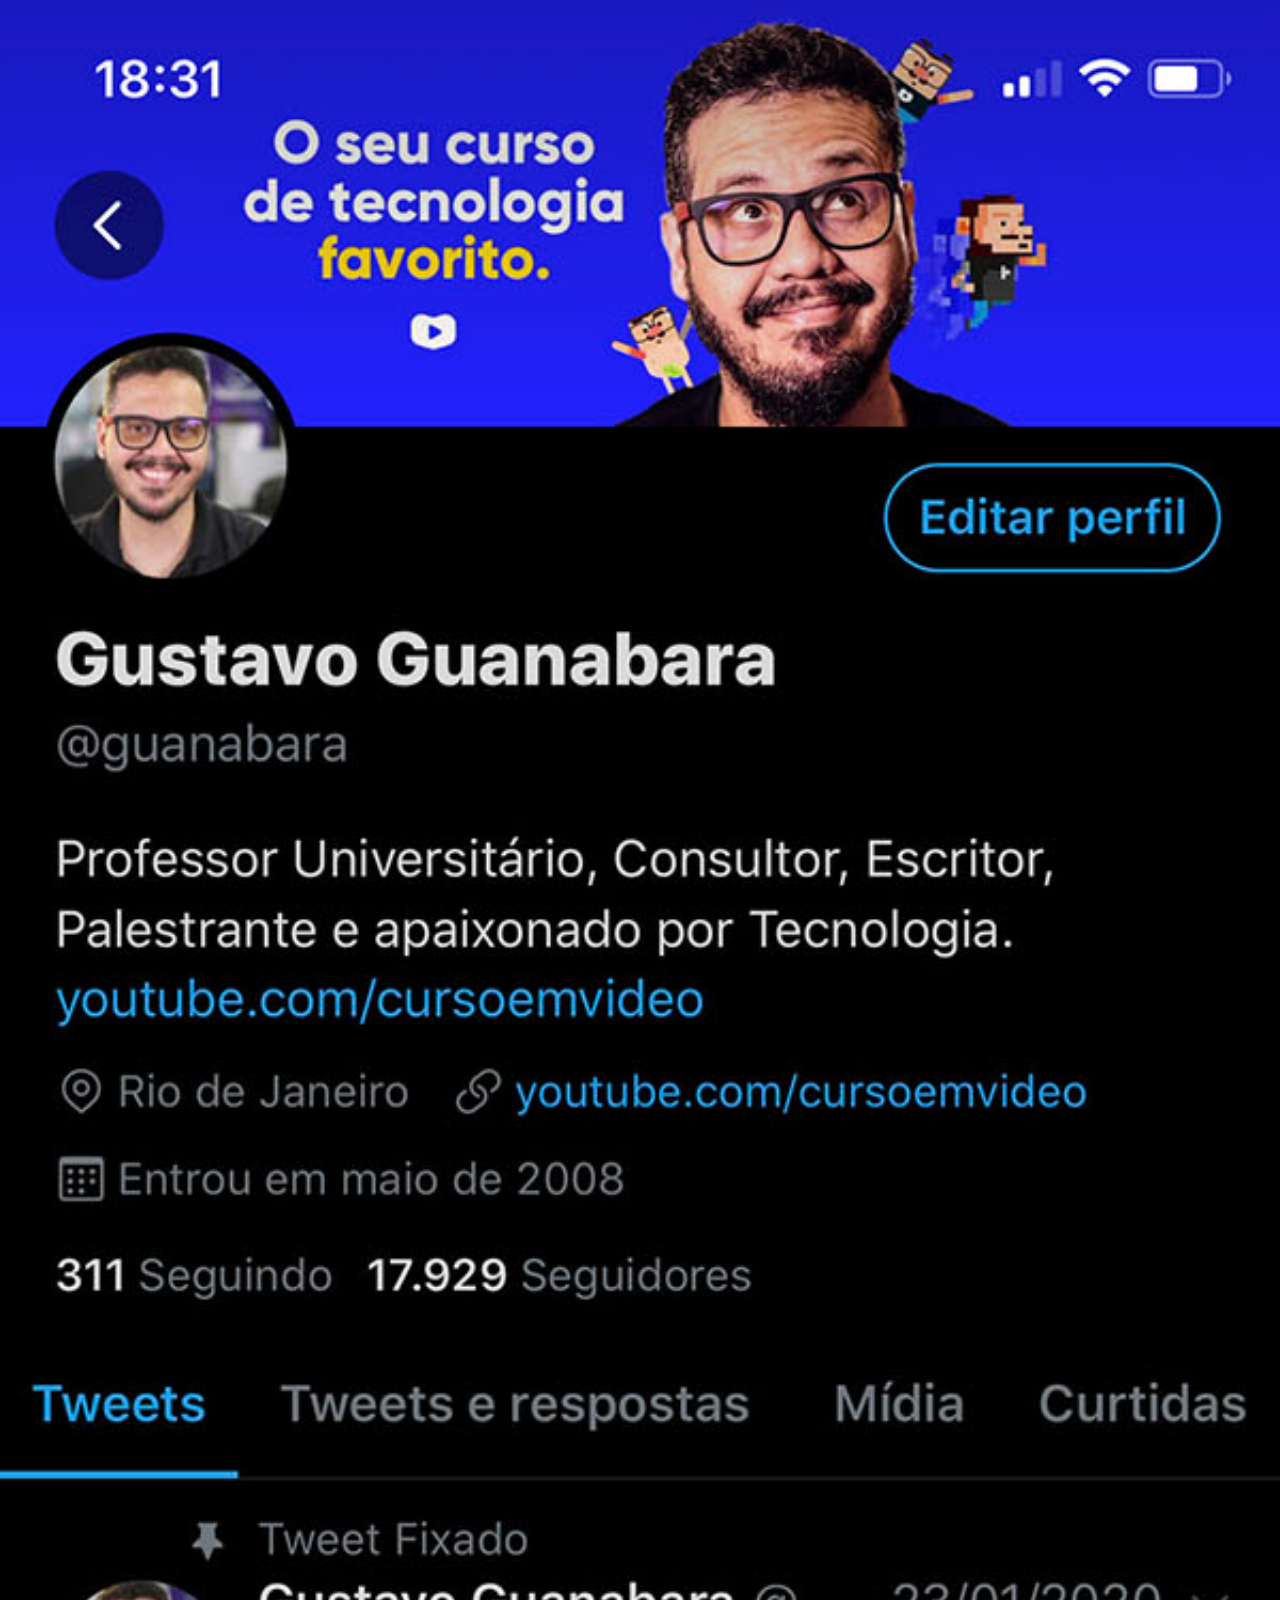
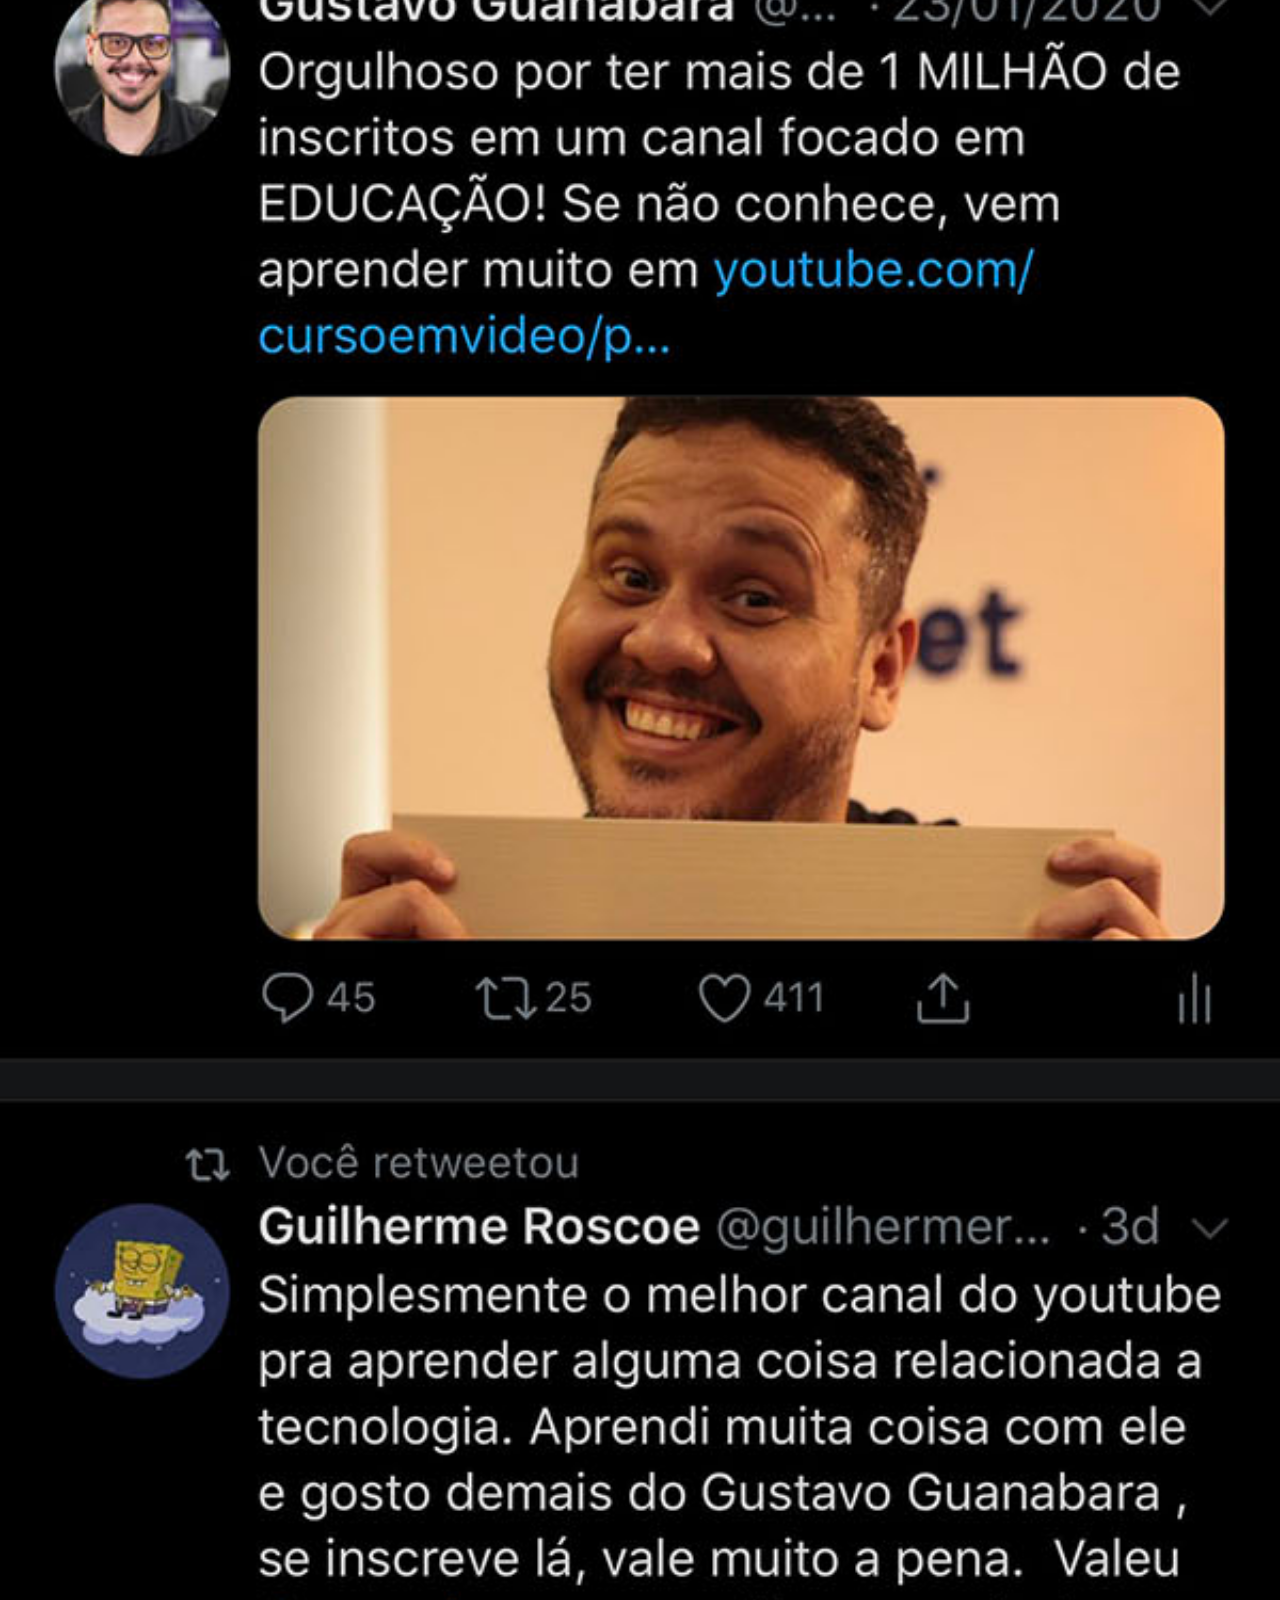
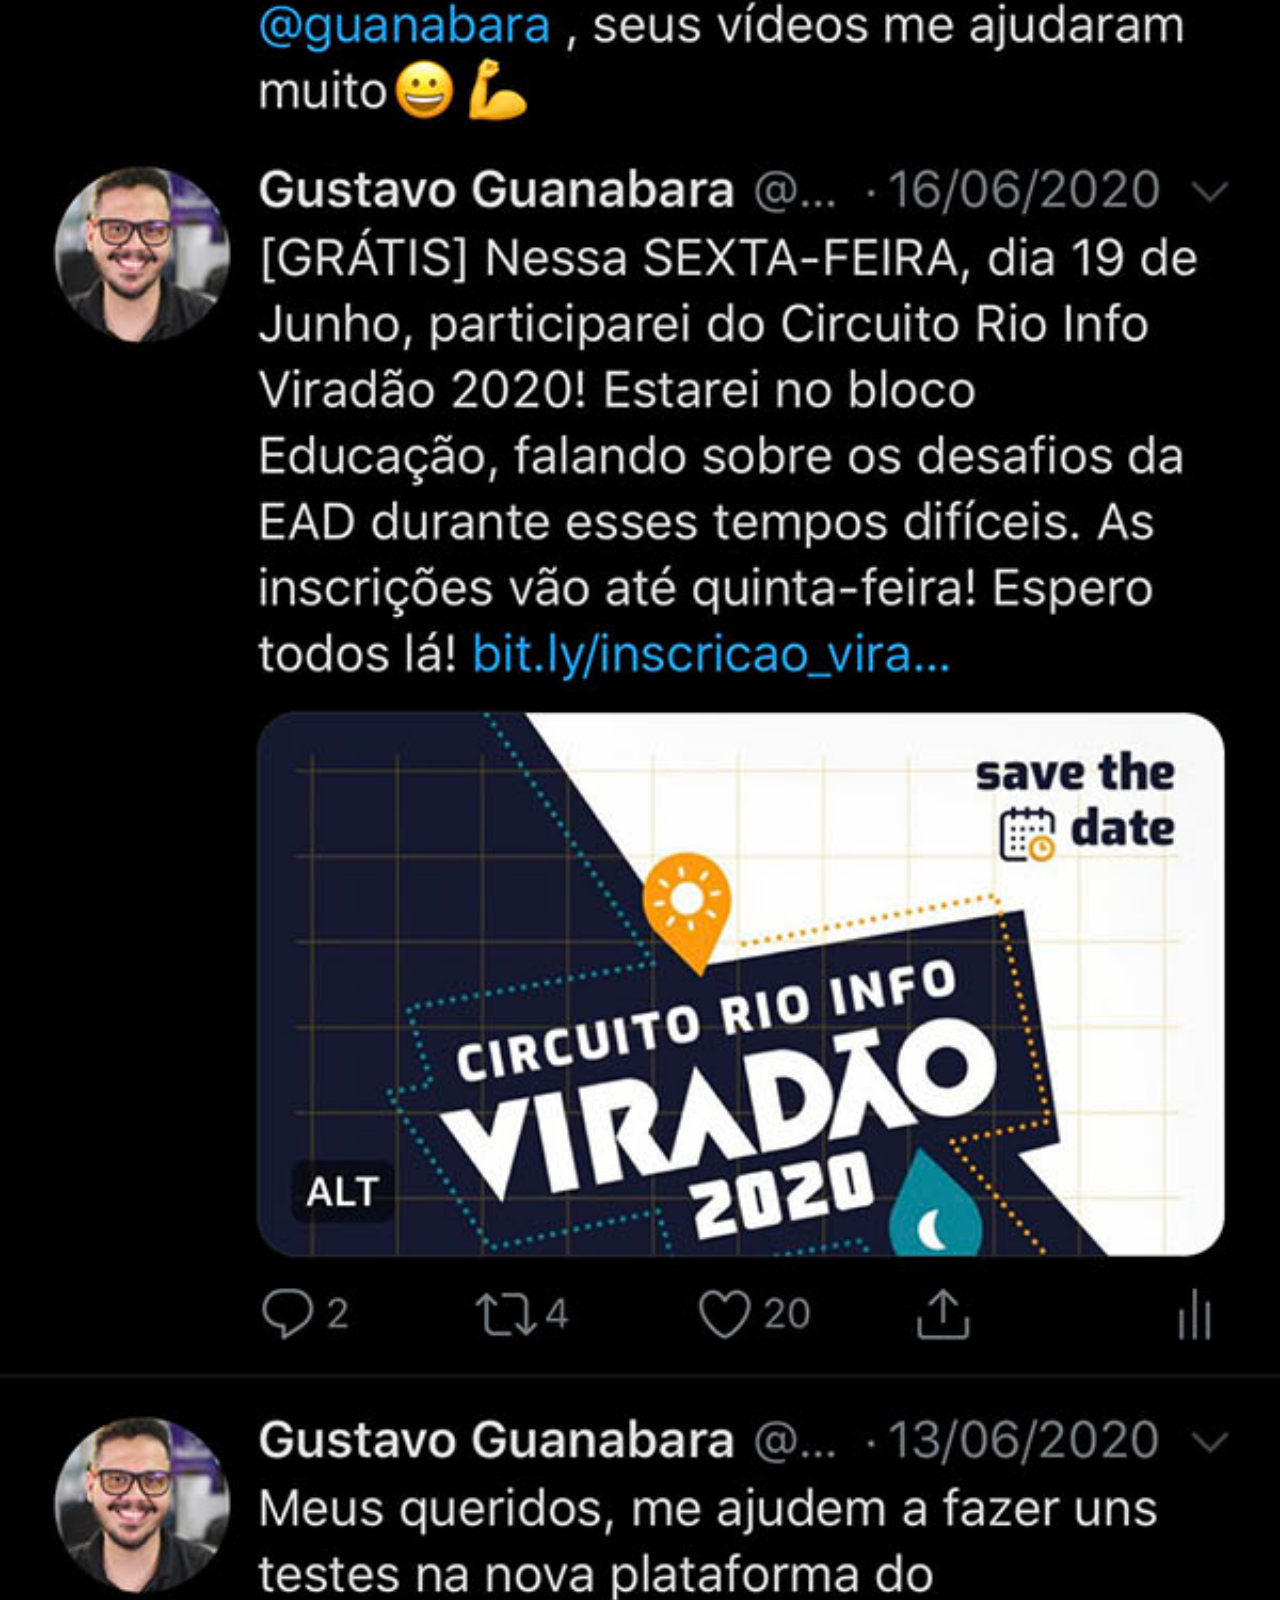
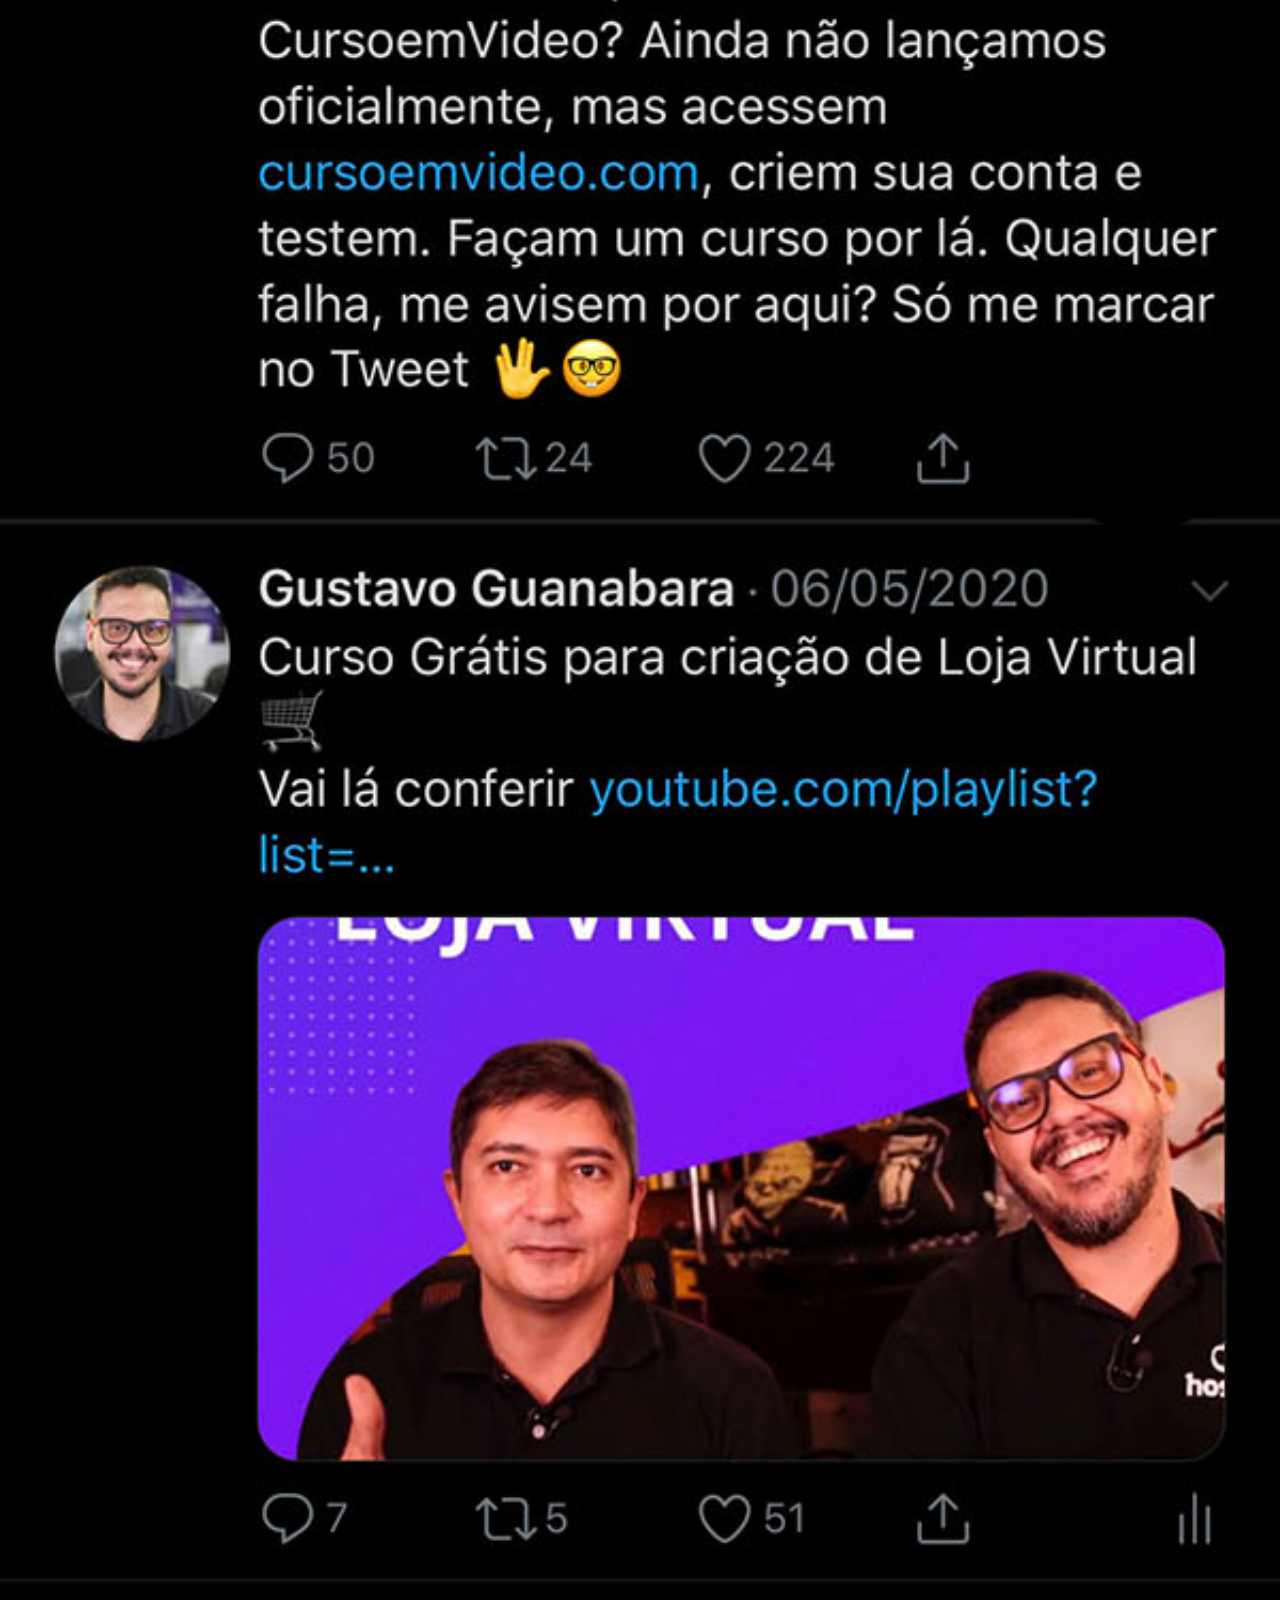
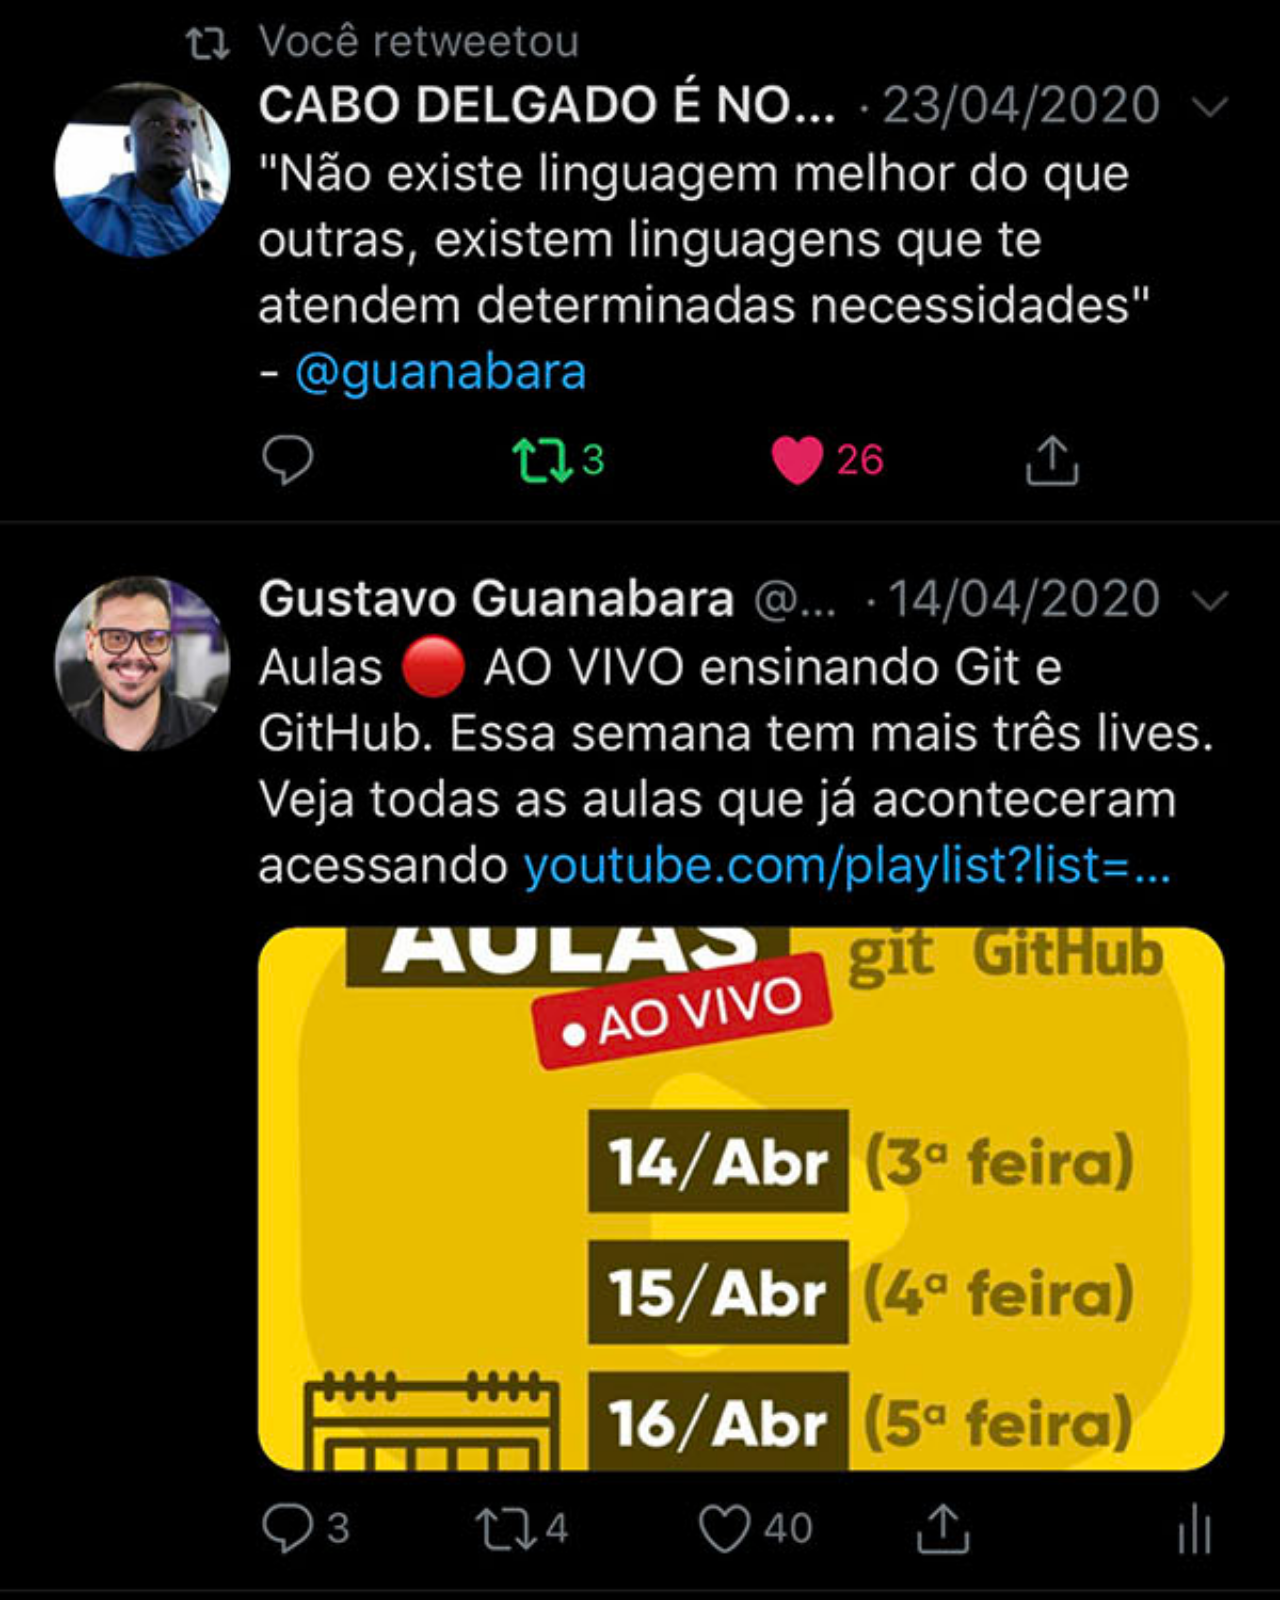
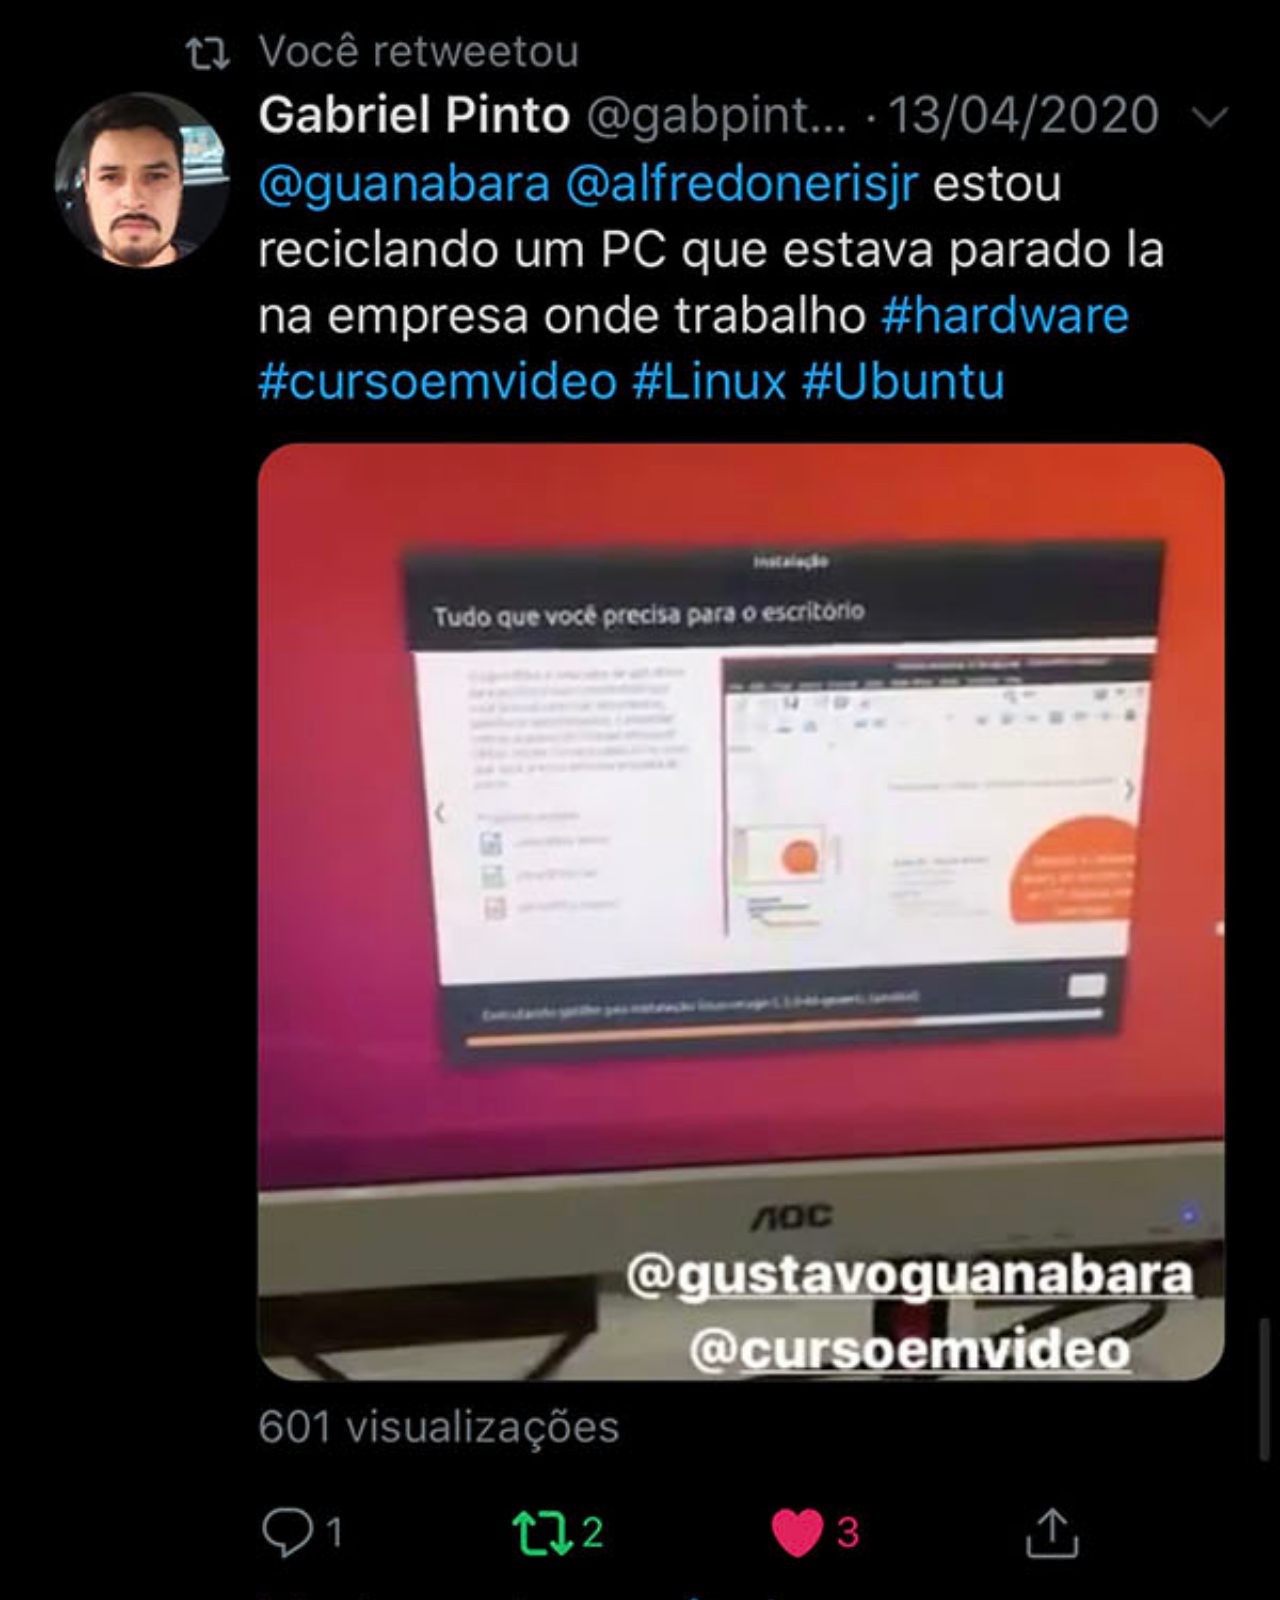
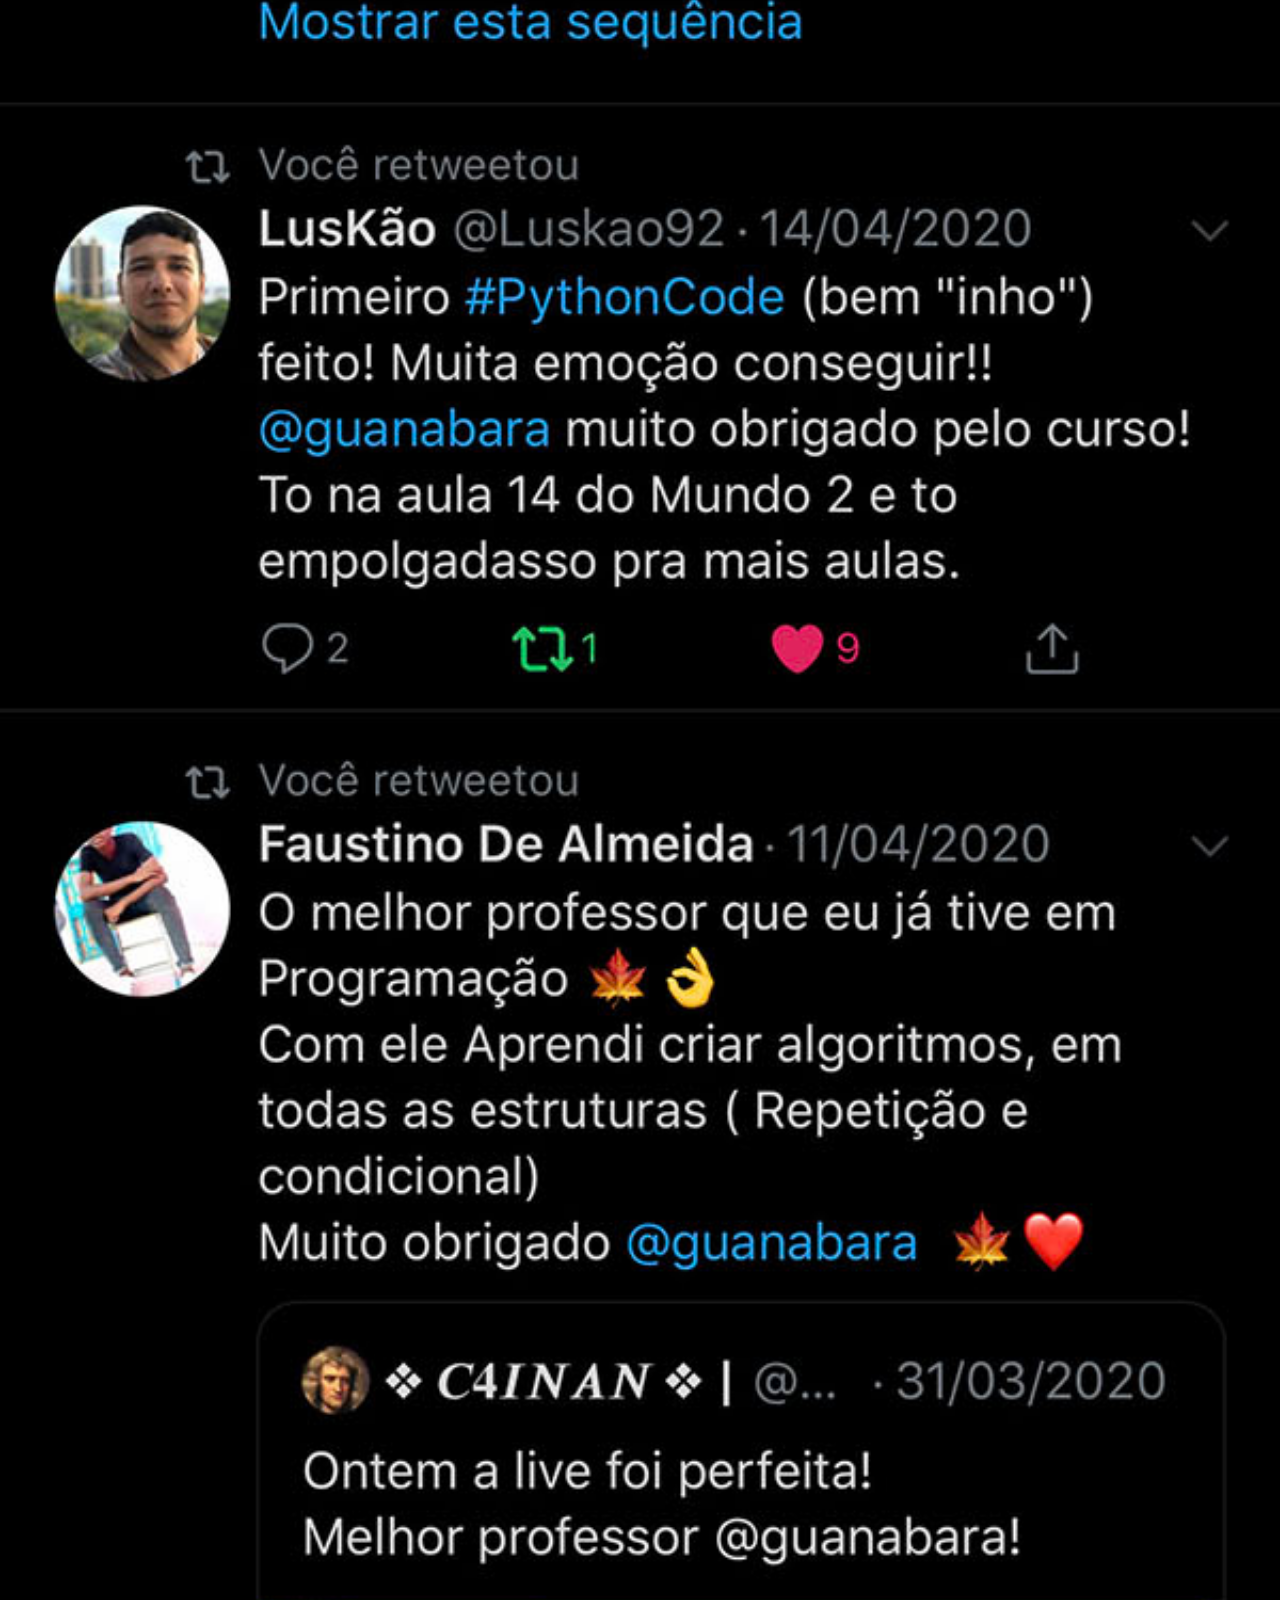
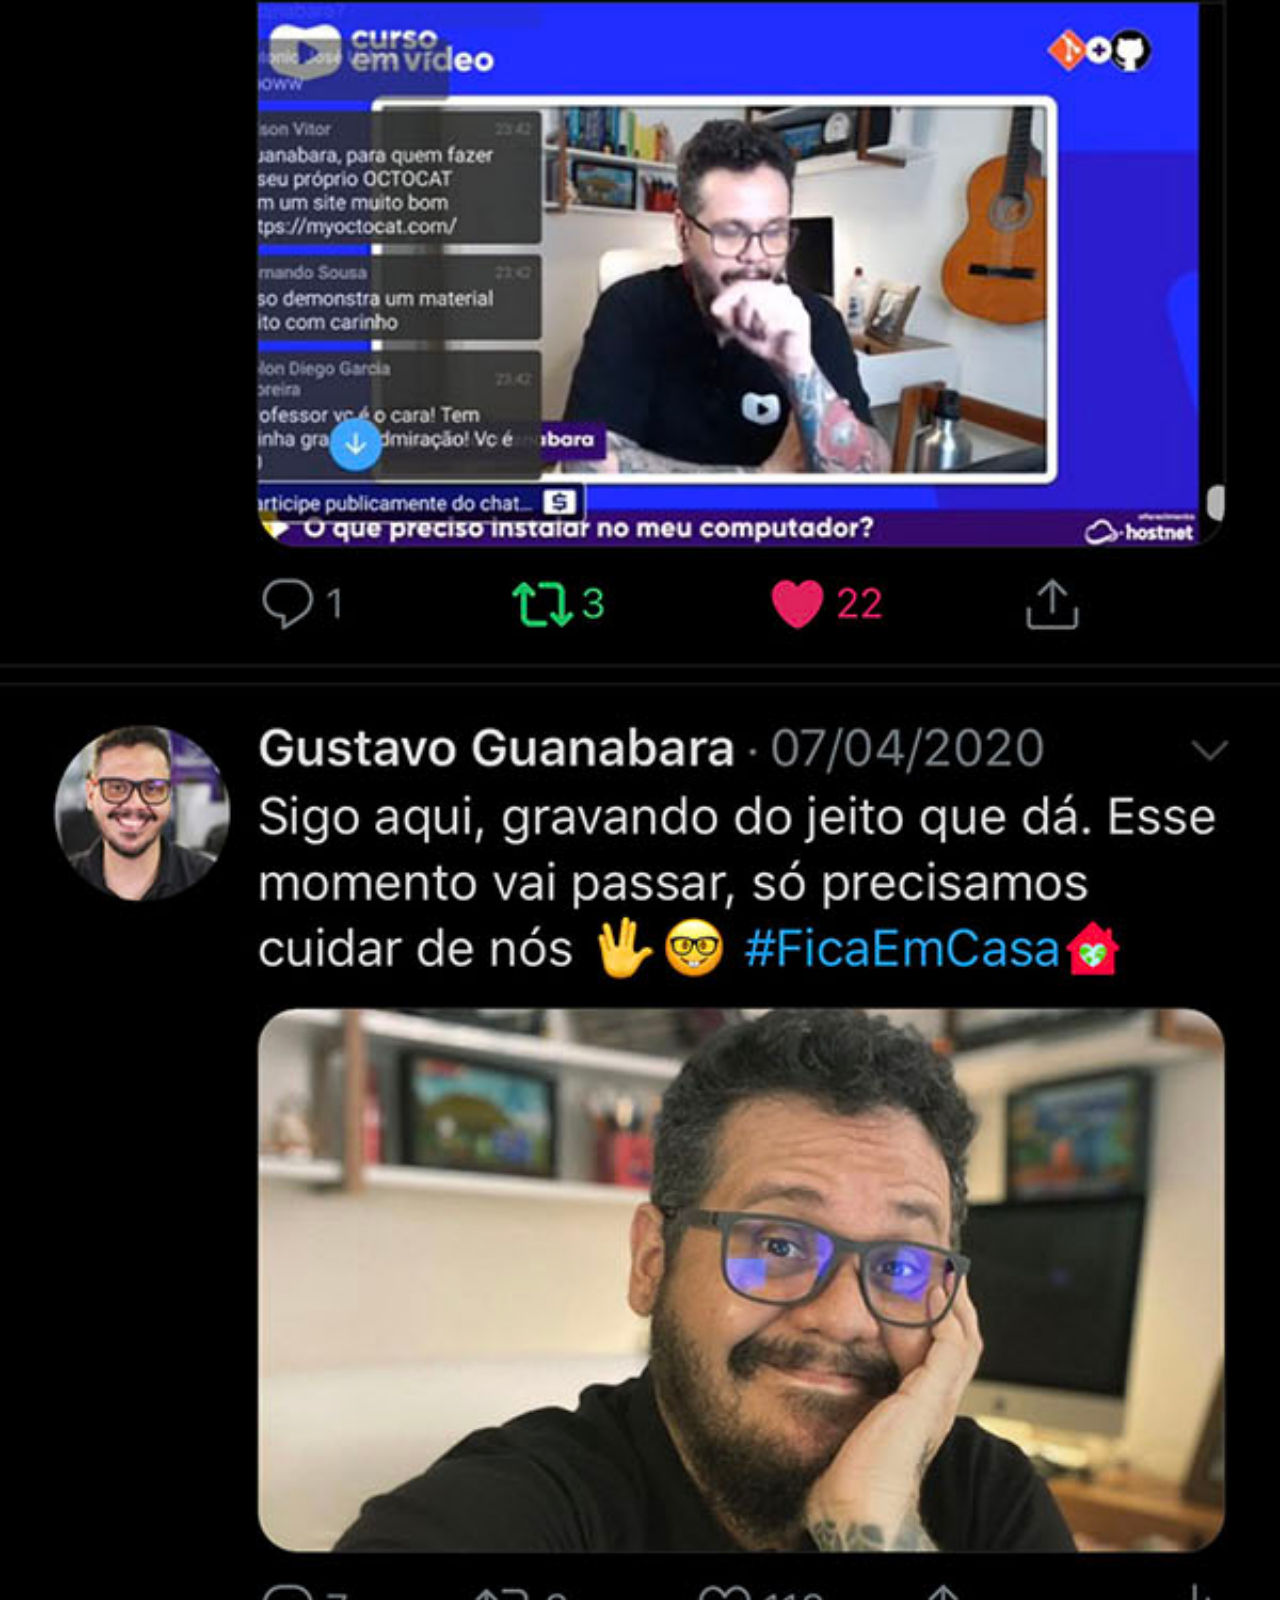
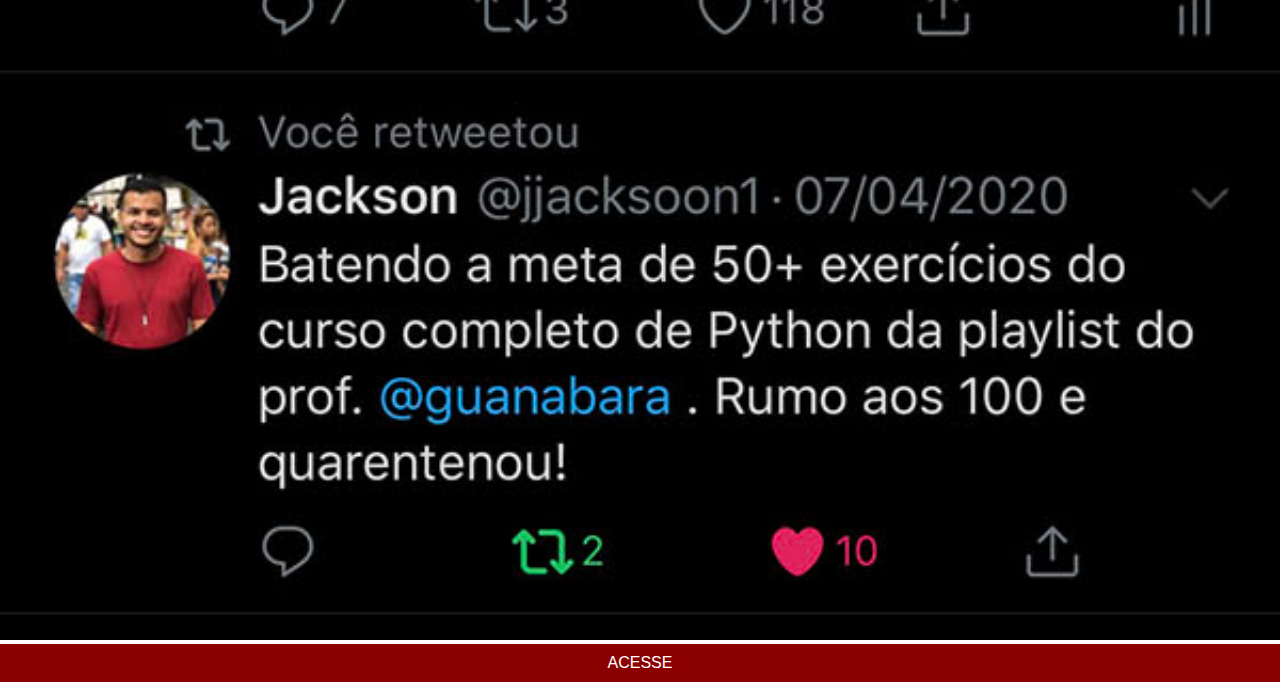
<file: twitter.html>
<!DOCTYPE html>
<html lang="pt-br">
<head>
    <meta charset="UTF-8">
    <meta http-equiv="X-UA-Compatible" content="IE=edge">
    <meta name="viewport" content="width=device-width, initial-scale=1.0">
    <title>Twitter</title>
    <link rel="stylesheet" href="estilos/social.css">
</head>
<body>
    <img src="imagens/tela-twitter.jpg" alt="Twitter">
    <a href="https://twitter.com/guanabara" target="_blank">ACESSE</a>
</body>
</html>
</file>
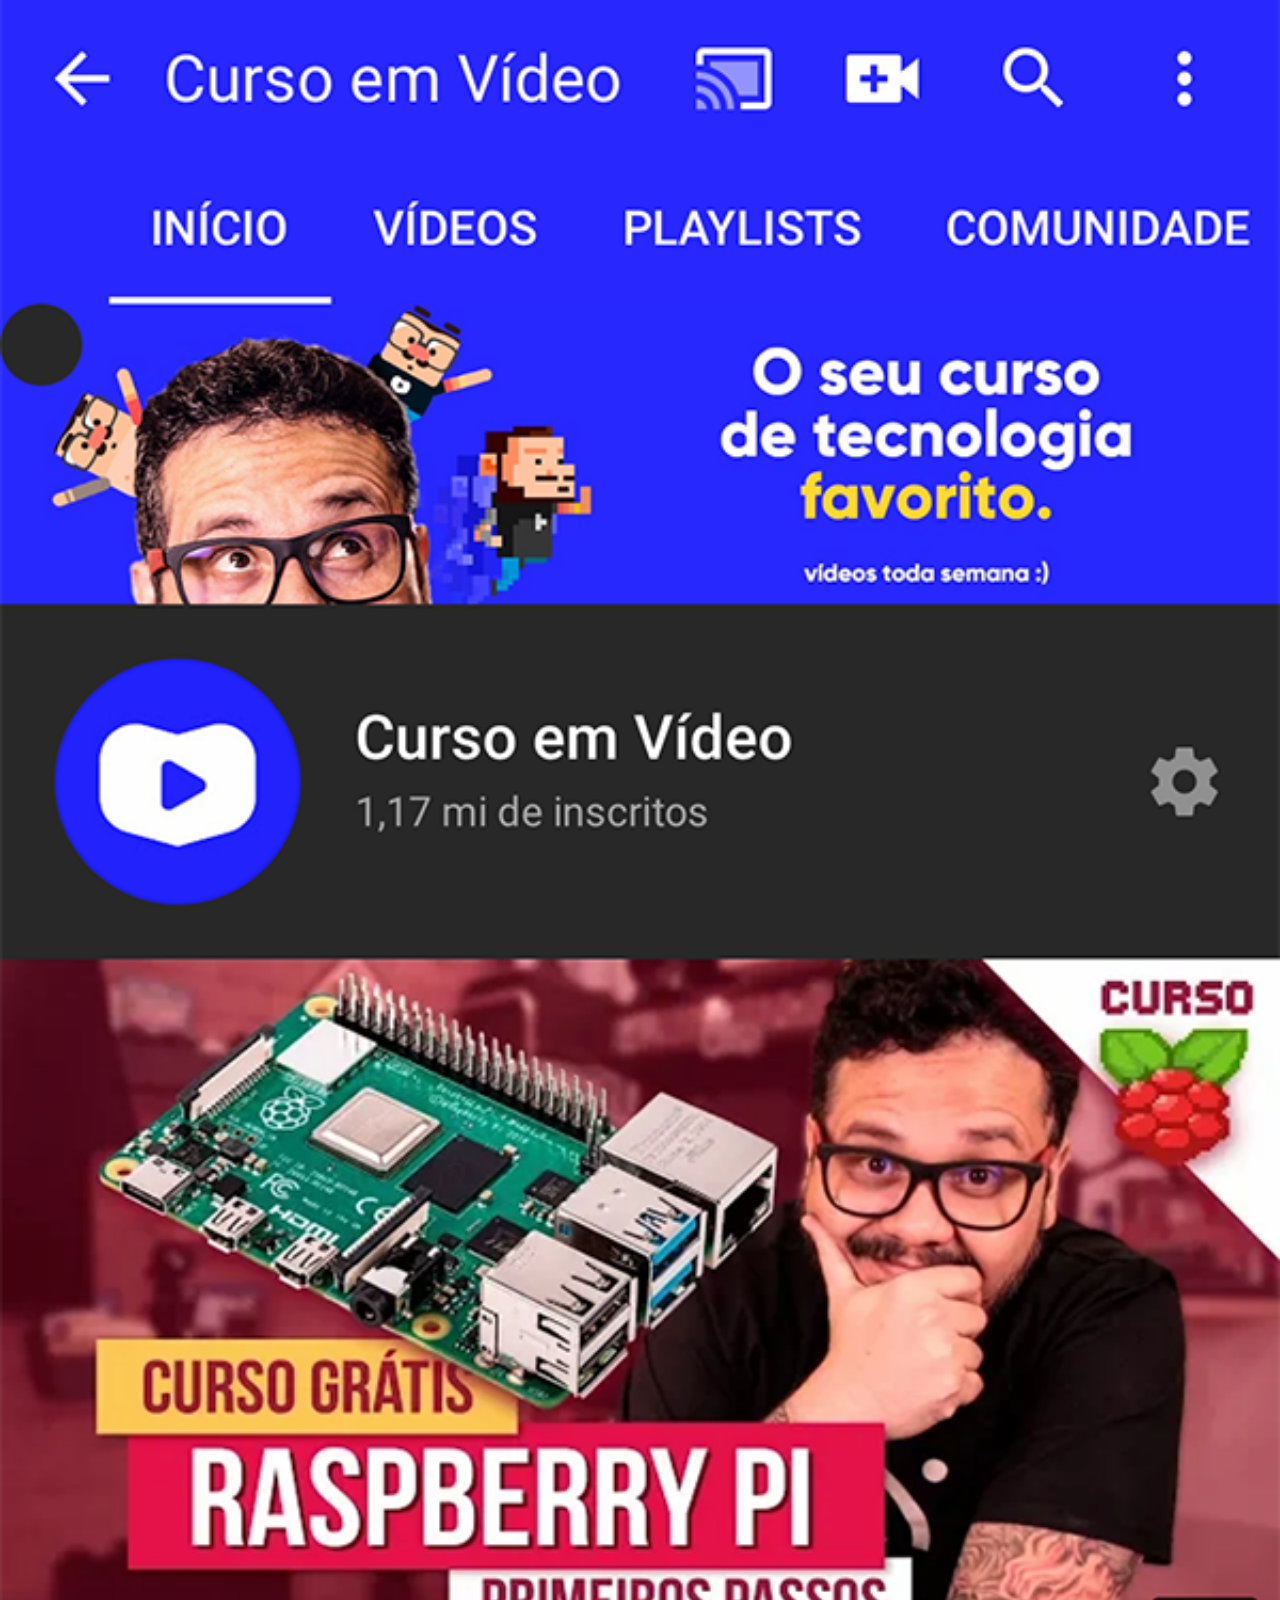
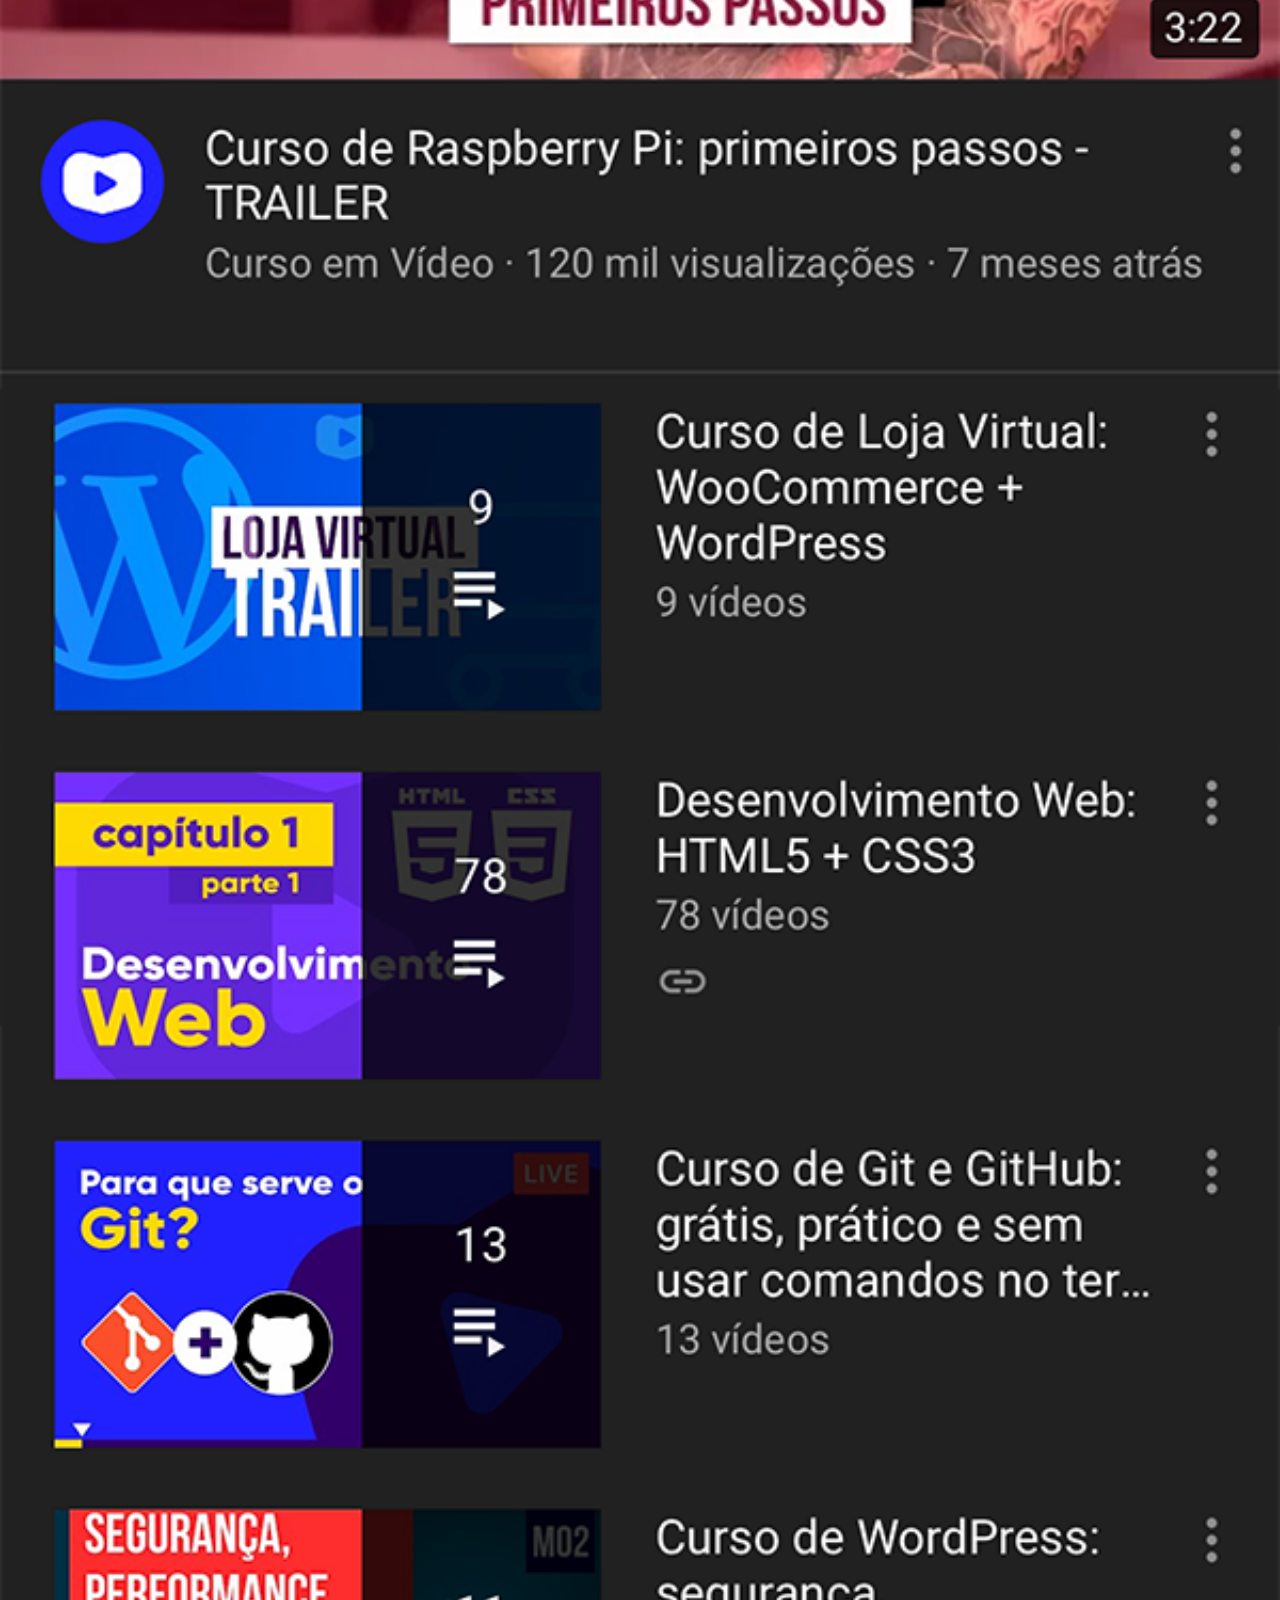
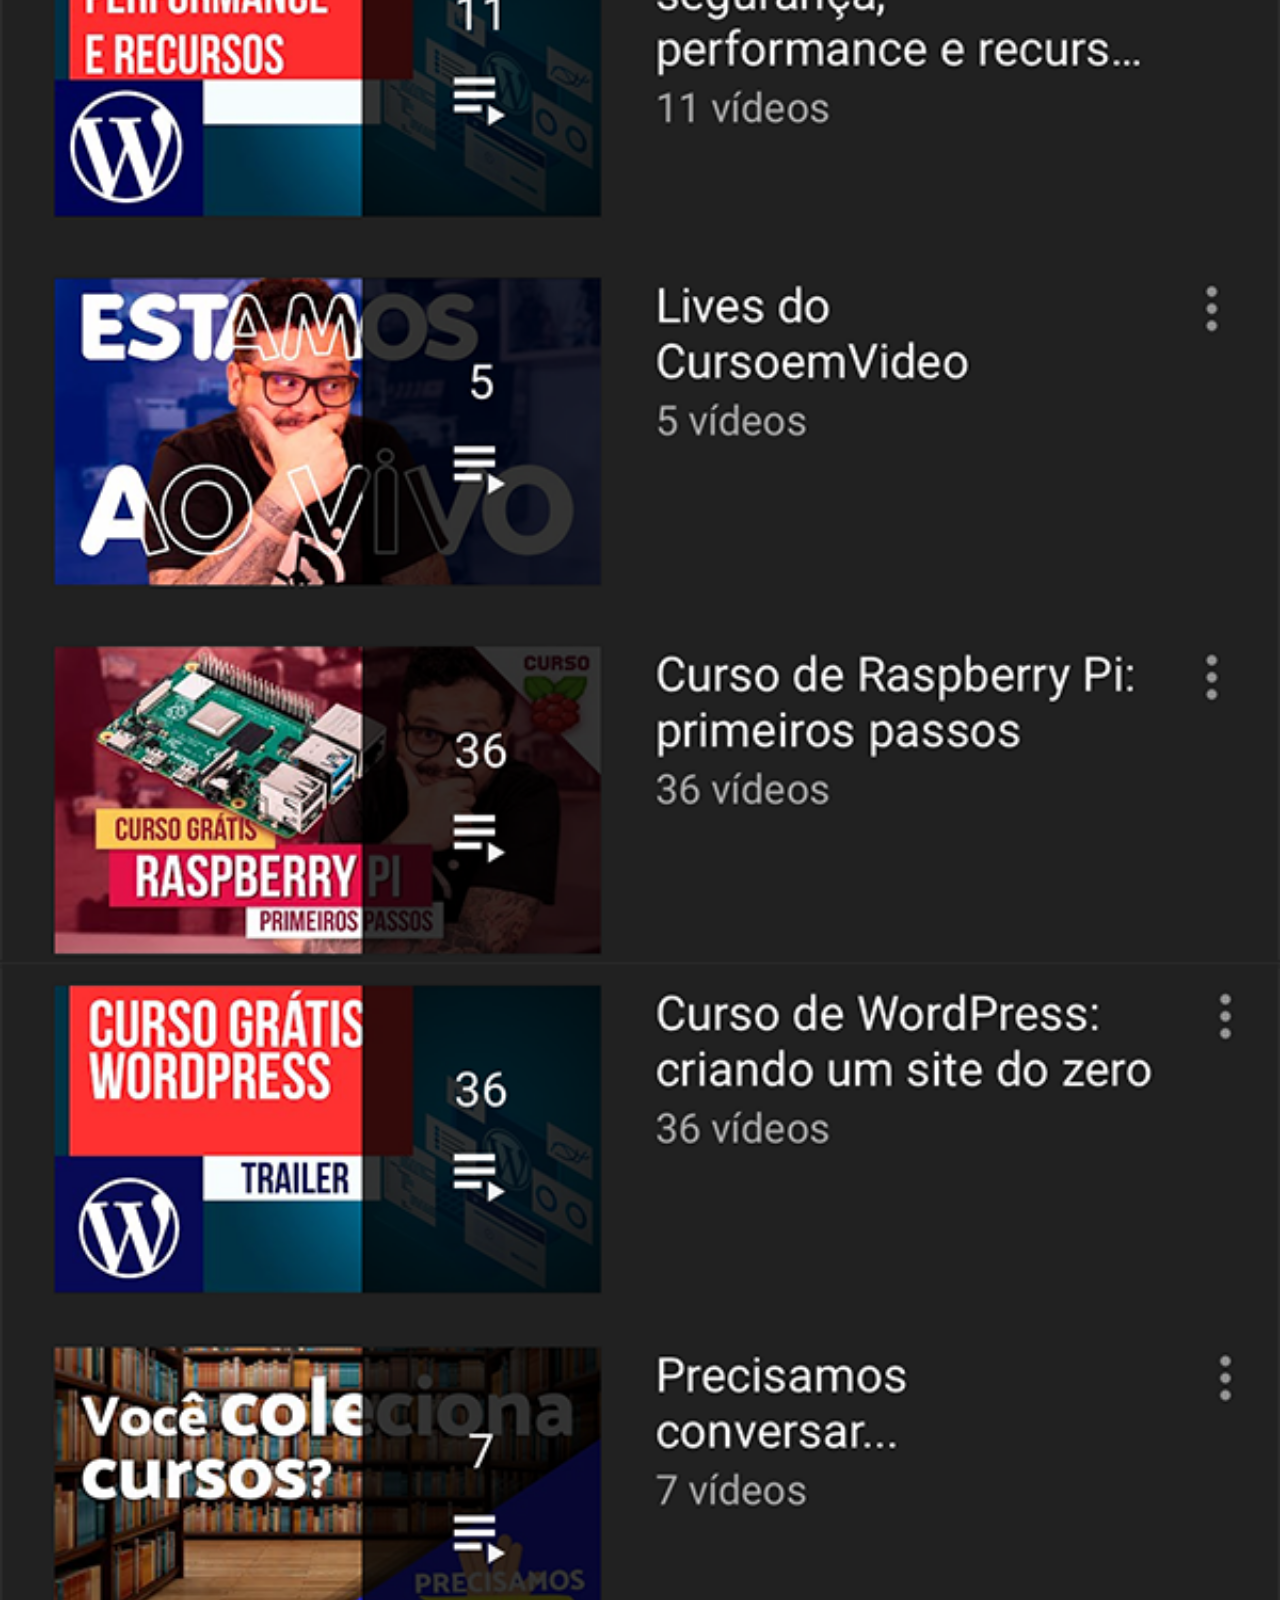
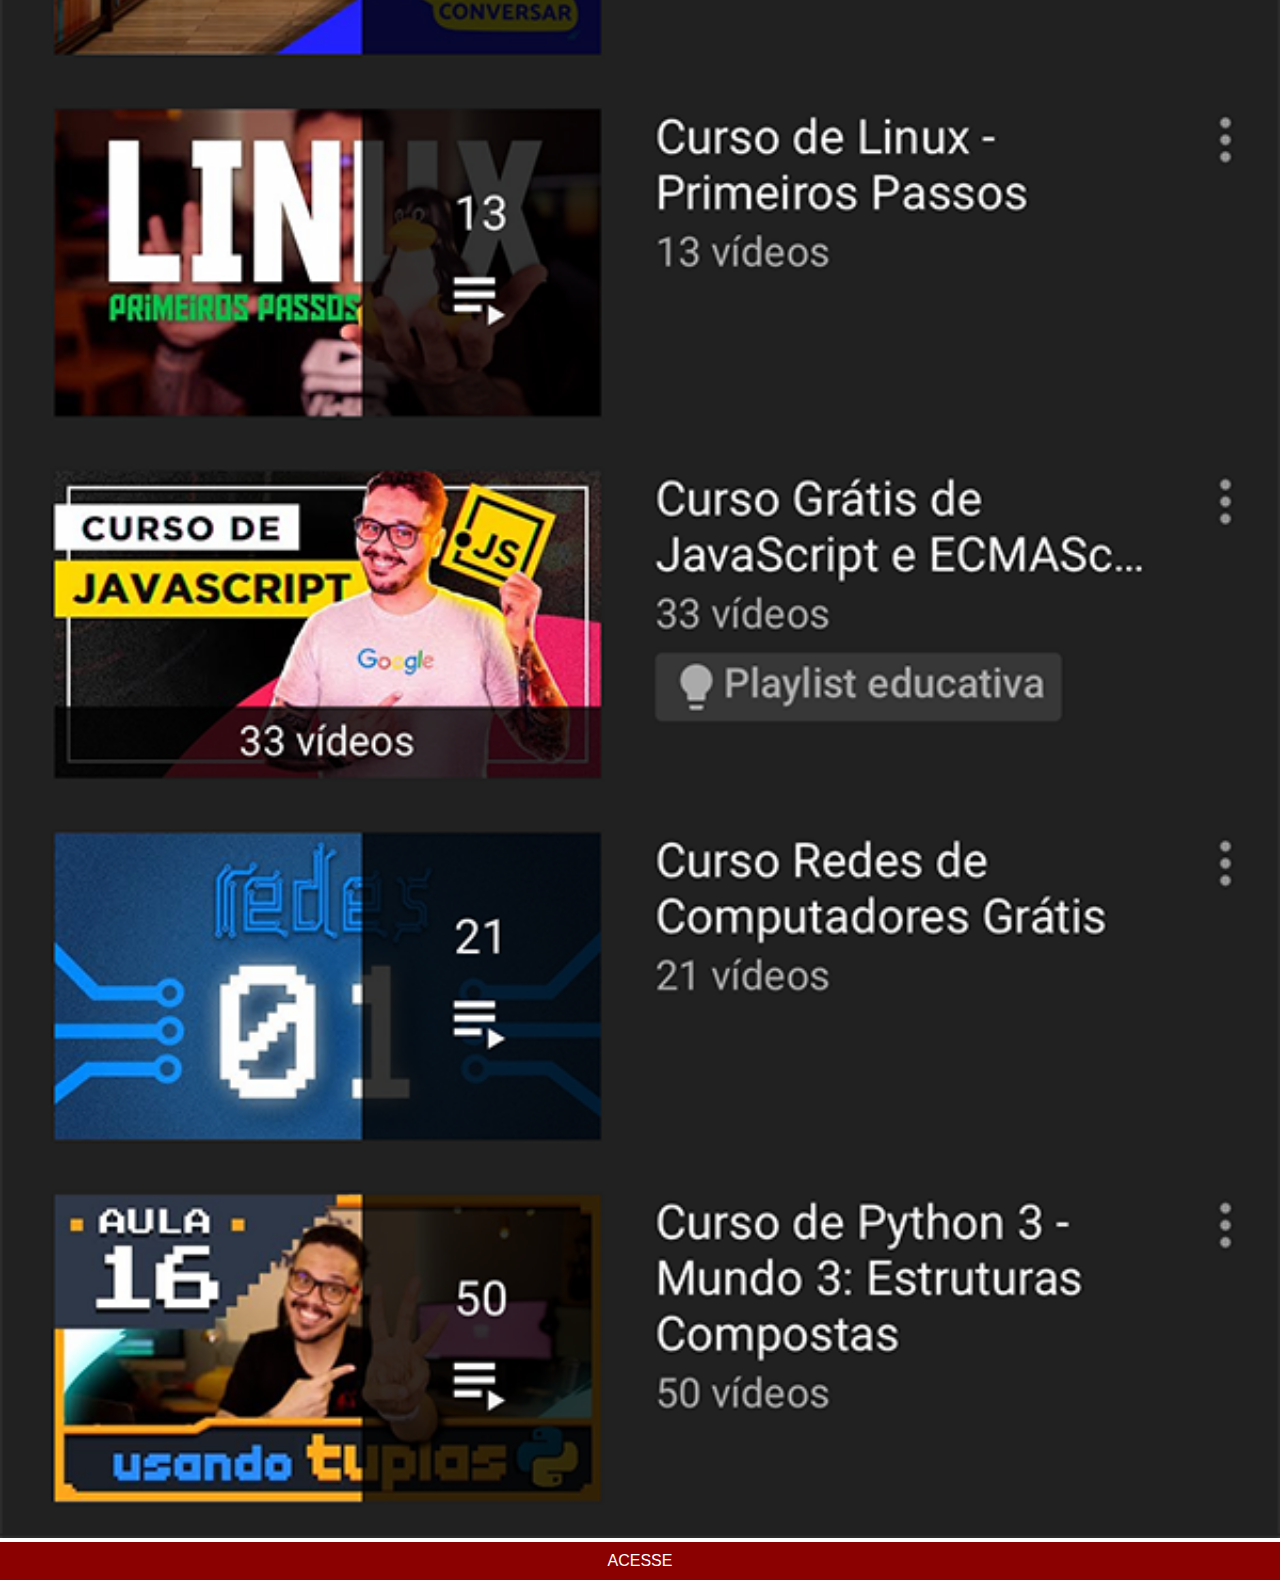
<file: youtube.html>
<!DOCTYPE html>
<html lang="pt-br">
<head>
    <meta charset="UTF-8">
    <meta http-equiv="X-UA-Compatible" content="IE=edge">
    <meta name="viewport" content="width=device-width, initial-scale=1.0">
    <title>Youtube</title>
    <link rel="stylesheet" href="estilos/social.css">
</head>
<body>
    <img src="imagens/tela-youtube.png" alt="youtube">
    <a href="https://www.youtube.com/@CursoemVideo/playlists" target="_blank">ACESSE</a>
</body>
</html>
</file>
<file: estilos/style.css>
@charset "UTF8";

* {
    margin: 0px;
    padding: 0px;
    font-family: Arial, Helvetica, sans-serif;
}

html, body {
    height: 100vh;
    width: 100vw;
    background-color: black;
}

body {
    background: url('../imagens/fundo-madeira.jpg') no-repeat top center;
    background-size: cover;
    background-attachment: fixed;
}

main {
    position: relative;
    height: 100vh;
}

section#telefone {
    position: absolute;
    top: 50%;
    left: 50%;
    transform: translate(-50%, -50%);

    height: 500px;
    width: 248px;
    background: url('../imagens/iphone-pq.png') no-repeat;
}

iframe#tela {
    position: relative;
    top: 65px;
    left: 18px;
    width: 213px;
    height: 373px;
}

section#redes-sociais {
    text-align: right;
}

section#redes-sociais img {
    width: 50px;
    margin: 10px;
    border-radius: 50%;
    box-shadow: 2px 2px 5px rgba(0, 0, 0, 0.400);
    box-sizing: border-box;
}

section#redes-sociais img:hover {
    border: 2px solid rgba(255, 255, 255, 0.637);
}
</file>
<file: estilos/social.css>
@charset "UTF-8";

* {
    margin: 0px;
    padding: 0px;
    font-family: Arial, Helvetica, sans-serif;
}

::-webkit-scrollbar {
    width: 0px;
    height: 0px;
}

img {
    width: 100vw;
}

a {
    display: block;
    padding: 10px;
    background-color: darkred;
    color: white;
    text-align: center;
    text-decoration: none;
}

a:hover {
    background-color: red;
}
</file>
